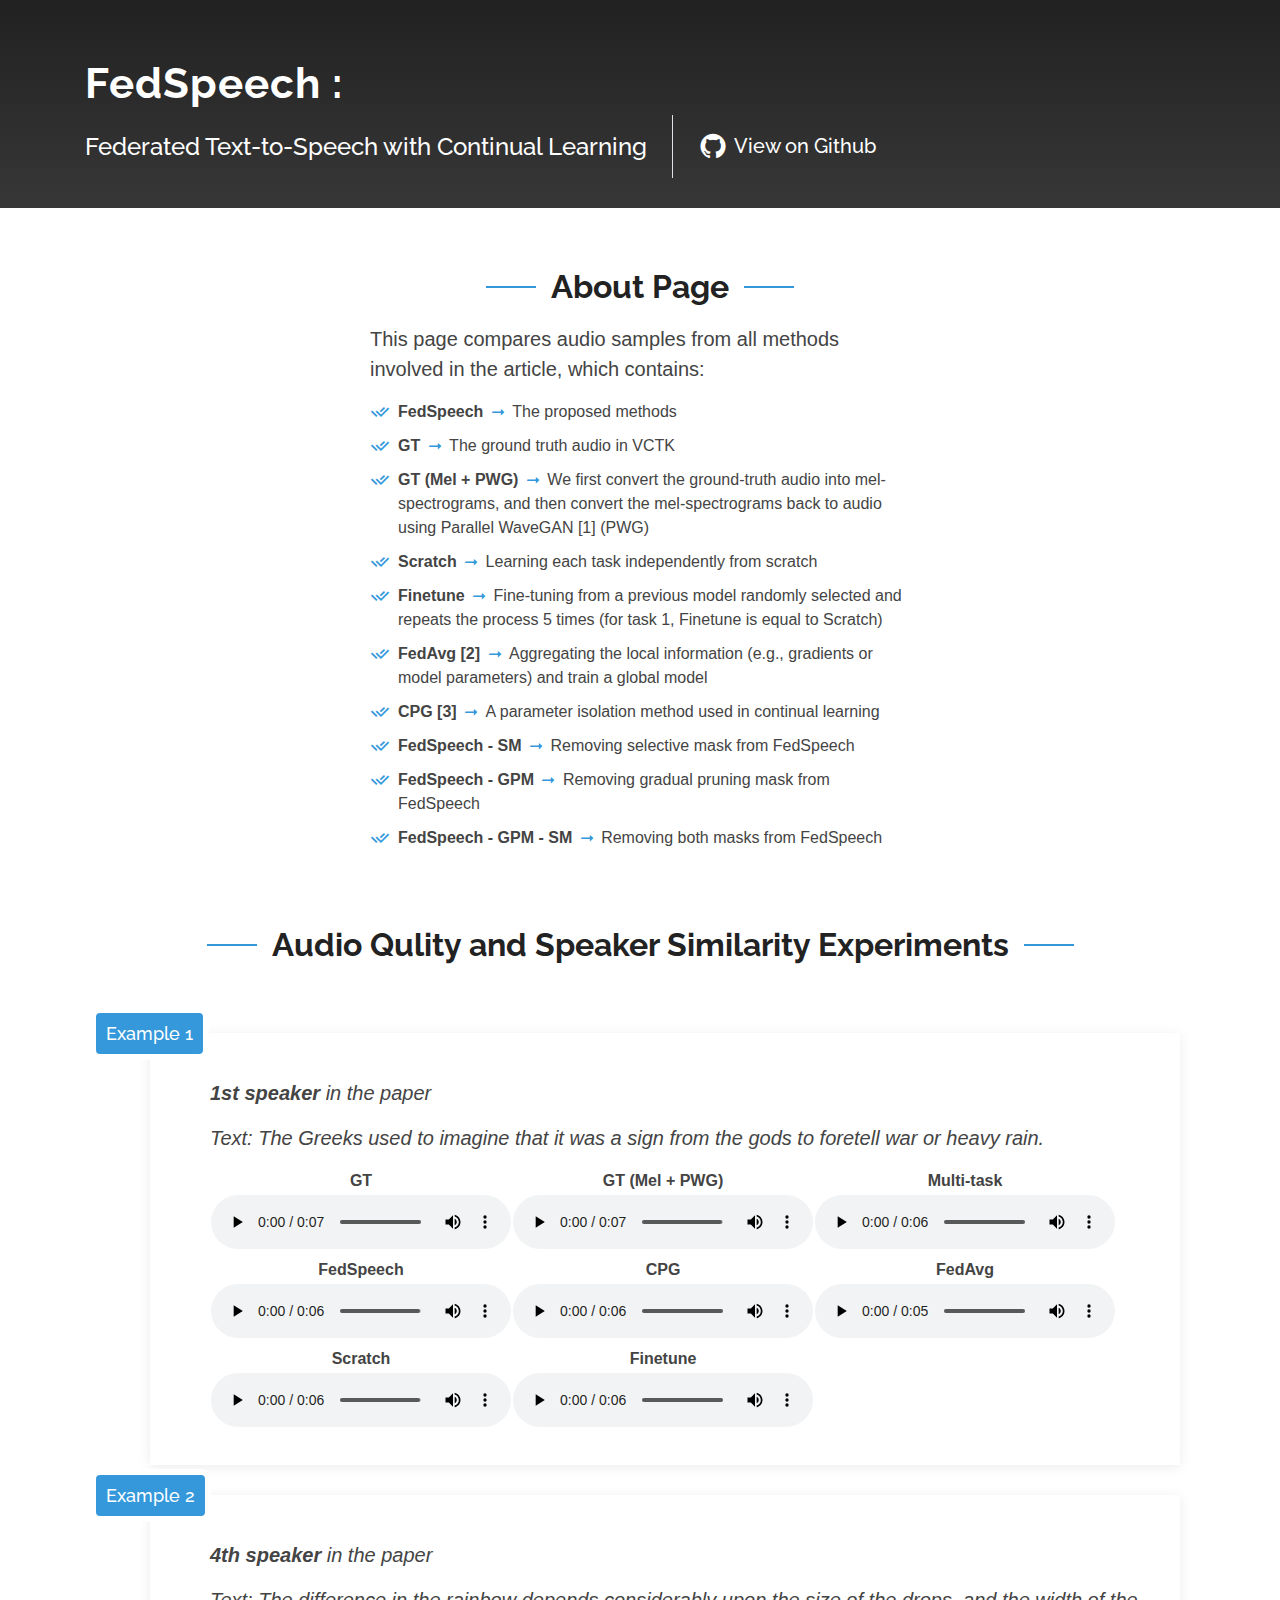
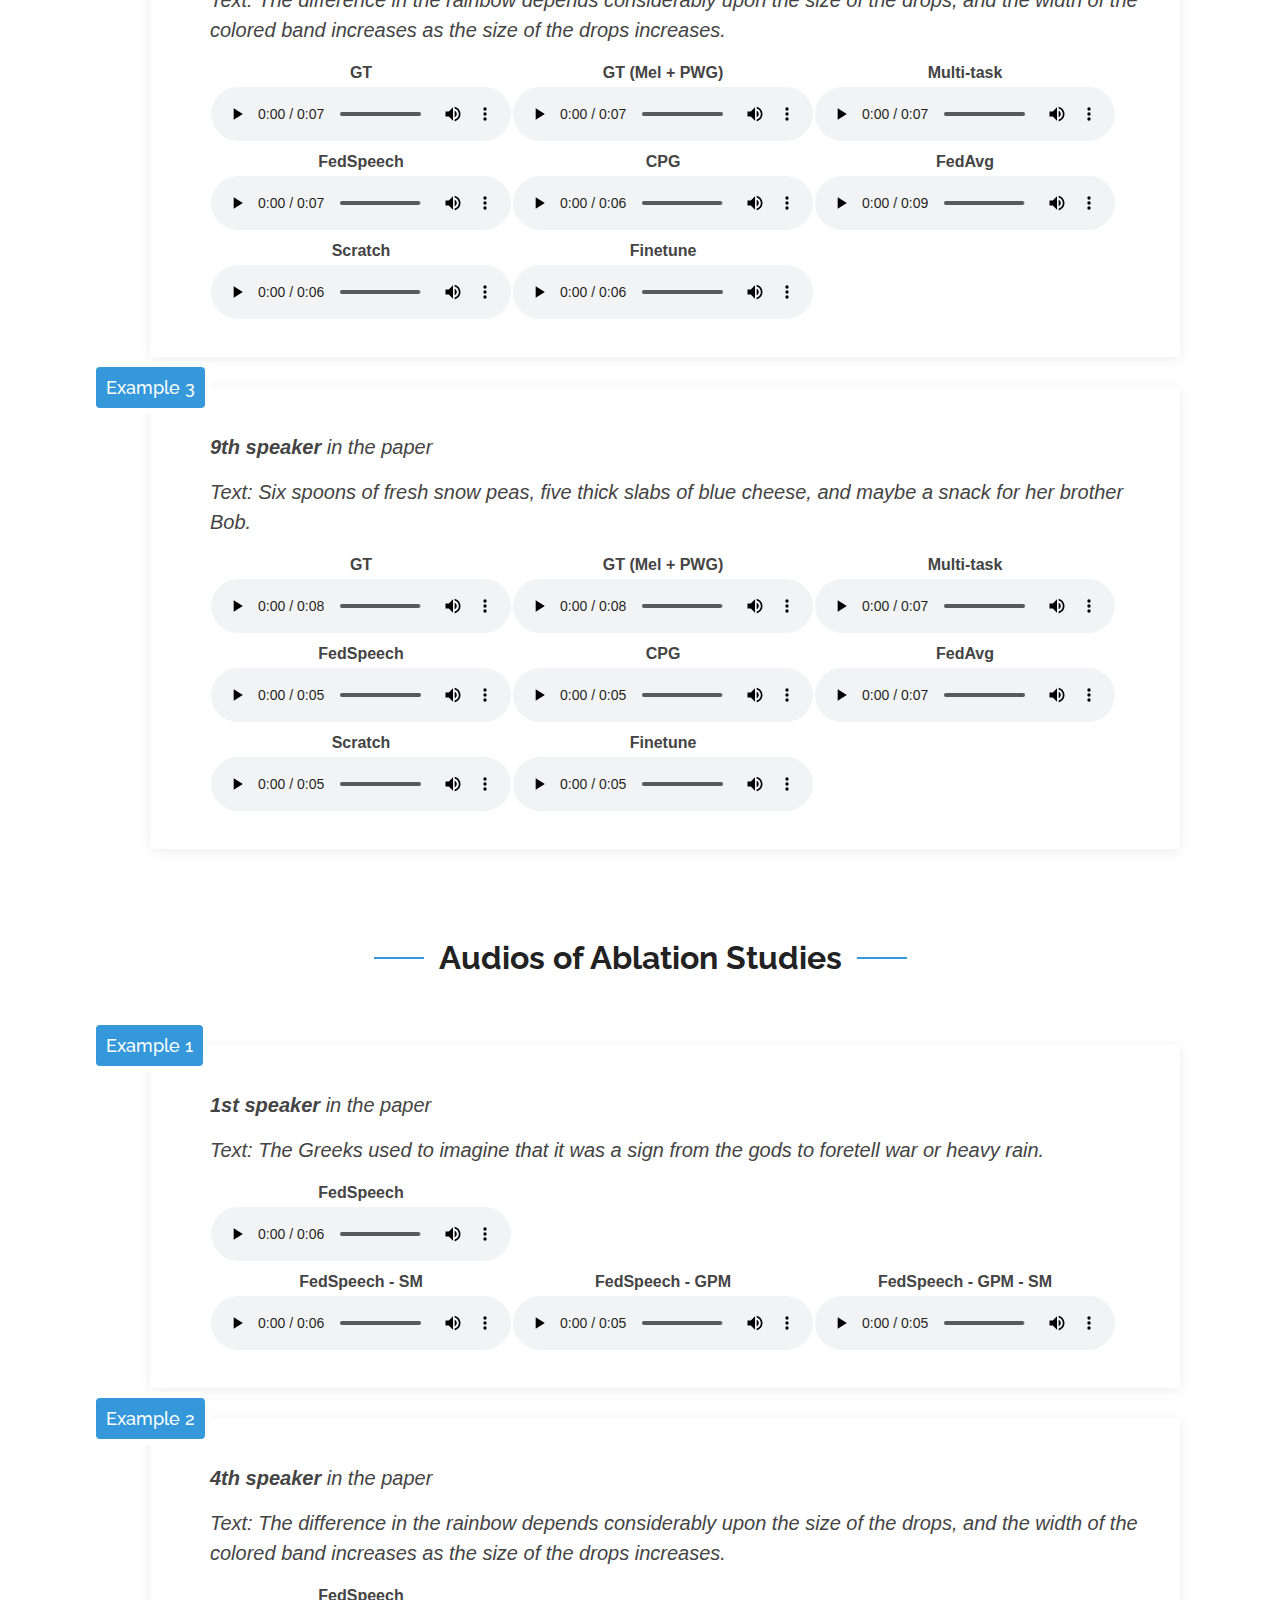
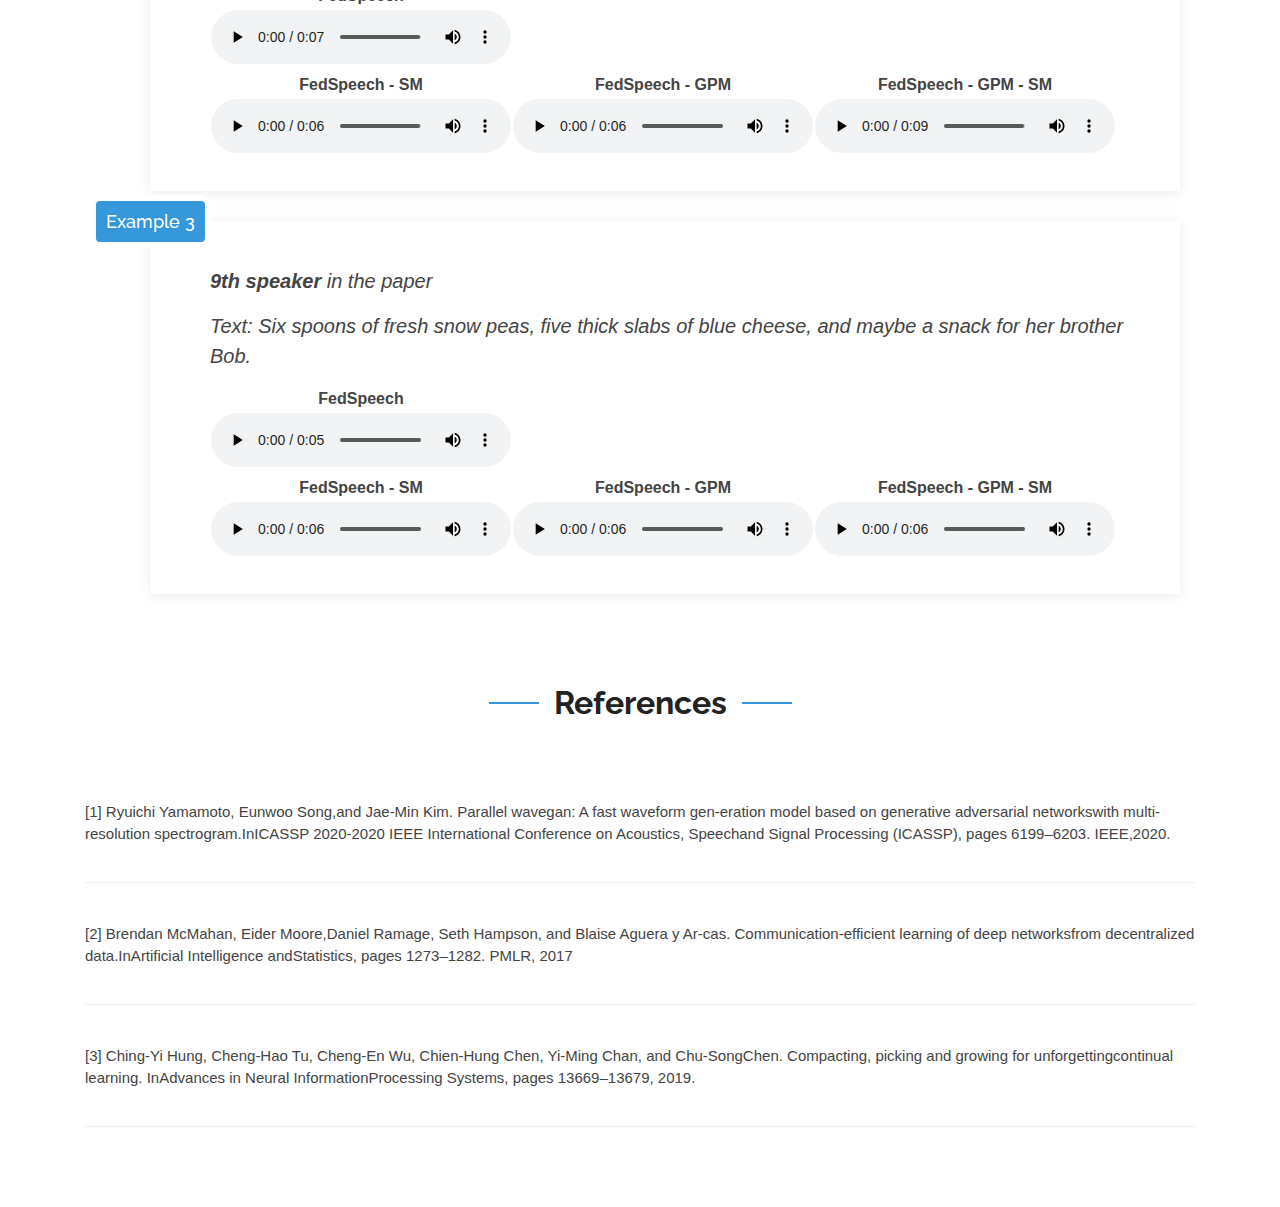
<file: index.html>
<!DOCTYPE html>
<html lang="en">

<head>
  <meta charset="utf-8">
  <meta content="width=device-width, initial-scale=1.0" name="viewport">

  <title>Fastspeech2 CPG experiment result - Index</title>
  <meta content="" name="description">
  <meta content="" name="keywords">

  <!-- Google Fonts -->
  <link href="https://fonts.googleapis.com/css?family=Open+Sans:300,300i,400,400i,600,600i,700,700i|Raleway:300,300i,400,400i,500,500i,600,600i,700,700i|Poppins:300,300i,400,400i,500,500i,600,600i,700,700i" rel="stylesheet">

  <!-- Vendor CSS Files -->
  <link href="assets/vendor/bootstrap/css/bootstrap.min.css" rel="stylesheet">
  <link href="assets/vendor/icofont/icofont.min.css" rel="stylesheet">
  <link href="assets/vendor/remixicon/remixicon.css" rel="stylesheet">
  <link href="assets/vendor/boxicons/css/boxicons.min.css" rel="stylesheet">
  <link href="assets/vendor/owl.carousel/assets/owl.carousel.min.css" rel="stylesheet">
  <link href="assets/vendor/venobox/venobox.css" rel="stylesheet">
  <link href="assets/vendor/aos/aos.css" rel="stylesheet">

  <!-- Template Main CSS File -->
  <link href="assets/css/style.css" rel="stylesheet">
  <link href="assets/css/main.min.css" rel="stylesheet">

</head>

<body style="font-family: 'Lucida Grande', 'Calibri', Helvetica, Arial, sans-serif;">

  <!-- ======= Header ======= -->
  <header id="header" class="d-flex align-items-center" style="background-image: linear-gradient(to top, rgb(55, 55, 55), rgb(33, 33, 33));">
    <div class="container d-flex align-items-center">

      <div class="logo mr-auto" style="margin-top: 30px;">
        <h1 class="text-lg-left">
          <a href="index.html">
            <span style="color: white;font-size: 42px;line-height: 63px;">FedSpeech : </span>
          </a>
        </h1>
        <h4 class="text-lg-left">
          <a>
            <span style="color: white;margin-top: 30px;font-size: 24px;line-height: 63px;">
              Federated Text-to-Speech with Continual Learning
            </span>

            <a class="download_block border-left" style="color: white;" href="https://github.com/Ziyuejiang578/FedSpeech_example">
              <i class="ri-github-fill" style="font-size: 30px;position: absolute;"></i>&emsp;&emsp;View on Github
            </a>

          </a>
        </h4>

      </div>

    </div>
  </header><!-- End Header -->


  <main id="main">

    <!-- ======= About Us Section ======= -->
    <section id="about" class="about" style="padding-bottom: 0;">
      <div class="container" >

        <div class="section-title" style="padding-bottom: 10px;">
          <h2>About Page</h2>
        </div>

        <div class="row content" style="justify-content: center;">
          <div class="col-lg-6">
            <p style="font-size: 20px;">
              This page compares audio samples from all methods involved in the article, which contains:
            </p>
            <ul>
              <li><i class="ri-check-double-line"></i><b> FedSpeech  </b><i class="icofont-long-arrow-right" style="position: relative;"></i>  The proposed methods</li>
              <li><i class="ri-check-double-line"></i><b> GT </b> <i class="icofont-long-arrow-right" style="position: relative;"></i>  The ground truth audio in VCTK</li>
              <li><i class="ri-check-double-line"></i><b> GT (Mel + PWG)  </b><i class="icofont-long-arrow-right" style="position: relative;"></i>  We first convert the ground-truth audio into mel-spectrograms, and then convert the mel-spectrograms back to audio using Parallel WaveGAN [1] (PWG)</li>
              <li><i class="ri-check-double-line"></i><b> Scratch  </b><i class="icofont-long-arrow-right" style="position: relative;"></i>  Learning each task independently from scratch</li>
              <li><i class="ri-check-double-line"></i><b> Finetune  </b><i class="icofont-long-arrow-right" style="position: relative;"></i> Fine-tuning from a previous model randomly selected and repeats the process 5 times (for task 1, Finetune is equal to Scratch)</li>
              <li><i class="ri-check-double-line"></i><b> FedAvg [2]  </b><i class="icofont-long-arrow-right" style="position: relative;"></i>  Aggregating the local information (e.g., gradients or model parameters) and train a global model</li>
              <li><i class="ri-check-double-line"></i><b> CPG [3]  </b><i class="icofont-long-arrow-right" style="position: relative;"></i>  A parameter isolation method used in continual learning</li>
              <li><i class="ri-check-double-line"></i><b> FedSpeech - SM  </b><i class="icofont-long-arrow-right" style="position: relative;"></i>  Removing selective mask from FedSpeech</li>
              <li><i class="ri-check-double-line"></i><b> FedSpeech - GPM  </b><i class="icofont-long-arrow-right" style="position: relative;"></i>  Removing gradual pruning mask from FedSpeech</li>
              <li><i class="ri-check-double-line"></i><b> FedSpeech - GPM - SM   </b><i class="icofont-long-arrow-right" style="position: relative;"></i>  Removing both masks from FedSpeech</li>
            </ul>
          </div>
        </div>

      </div>
    </section><!-- End About Us Section -->


    <!-- ======= Testimonials Section ======= -->
    <section id="testimonials" class="testimonials" style="padding-bottom: 0;">
      <div class="container">

        <div class="section-title">
          <h2>Audio Qulity and Speaker Similarity Experiments</h2>
        </div>

        <!-- Example 1-->
        <div class="testimonial-wrap">
          <div class="testimonial-item">

            <div class="card text-white mb-3 testimonial-img"
                 style="width: auto; left: -60px; top:-26px; background: #3498db;">
              <div class="card-body" style="padding: 10px;">
                <h5 class="card-title" style="margin-bottom: 0px; font-size: 1.1rem;">Example 1</h5>
              </div>
            </div>
            <p style="font-size: 20px;"><b>1st speaker</b> in the paper</p>
            <p style="font-size: 20px;">Text: <em>The Greeks used to imagine that it was a sign from the gods to foretell war or heavy rain.</em></p>
            <table>
              <thead>
              <tr>
                <th style="text-align: center">GT</th>
                <th style="text-align: center">GT (Mel + PWG)</th>
                <th style="text-align: center">Multi-task</th>

              </tr>
              </thead>
              <tbody>
              <tr>
                <td style="text-align: center">
                  <audio controls="controls">
                    <source src="./assets/audio/example1/GT.p228_015.wav" autoplay="">
                  </audio>
                </td>
                <td style="text-align: center">
                  <audio controls="controls">
                    <source src="./assets/audio/example1/GT_mel+PWG.p228_015.wav" autoplay="">
                  </audio>
                </td>
                <td style="text-align: center">
                  <audio controls="controls">
                    <source src="./assets/audio/example1/Multitask.p228_015.wav" autoplay="">
                  </audio>
                </td>
              </tr>
              </tbody>
            </table>

            <table>
              <thead>
              <tr>
                <th style="text-align: center">FedSpeech</th>
                <th style="text-align: center">CPG</th>
                <th style="text-align: center">FedAvg</th>
              </tr>
              </thead>
              <tbody>
              <tr>
                <td style="text-align: center">
                  <audio controls="controls">
                    <source src="./assets/audio/example1/FedSpeech.p228_015.wav" autoplay="">
                  </audio>
                </td>
                <td style="text-align: center">
                  <audio controls="controls">
                    <source src="./assets/audio/example1/CPG.p228_015.wav" autoplay="">
                  </audio>
                </td>
                <td style="text-align: center">
                  <audio controls="controls">
                    <source src="./assets/audio/example1/FedAvg.p228_015.wav" autoplay="">
                  </audio>
                </td>
              </tr>
              </tbody>
            </table>

            <table>
              <thead>
              <tr>
                <th style="text-align: center">Scratch</th>
                <th style="text-align: center">Finetune</th>
              </tr>
              </thead>
              <tbody>
              <tr>
                <td style="text-align: center">
                  <audio controls="controls">
                    <source src="./assets/audio/example1/Scratch.p228_015.wav" autoplay="">
                  </audio>
                </td>
                <td style="text-align: center">
                  <audio controls="controls">
                    <source src="./assets/audio/example1/Finetune.p228_015.wav" autoplay="">
                  </audio>
                </td>
              </tr>
              </tbody>
            </table>

          </div>
        </div>

        <!-- Example 2-->
        <div class="testimonial-wrap">
          <div class="testimonial-item">

            <div class="card text-white mb-3 testimonial-img"
                 style="width: auto; left: -60px; top:-26px; background: #3498db;">
              <div class="card-body" style="padding: 10px;">
                <h5 class="card-title" style="margin-bottom: 0px; font-size: 1.1rem;">Example 2</h5>
              </div>
            </div>
            <p style="font-size: 20px;"><b>4th speaker</b> in the paper</p>
            <p style="font-size: 20px;">Text: <em>The difference in the rainbow depends considerably upon the size of the drops, and the width of the colored band increases as the size of the drops increases.</em></p>
            <table>
              <thead>
              <tr>
                <th style="text-align: center">GT</th>
                <th style="text-align: center">GT (Mel + PWG)</th>
                <th style="text-align: center">Multi-task</th>
              </tr>
              </thead>
              <tbody>
              <tr>
                <td style="text-align: center">
                  <audio controls="controls">
                    <source src="./assets/audio/example2/GT.p231_021.wav" autoplay="">
                  </audio>
                </td>
                <td style="text-align: center">
                  <audio controls="controls">
                    <source src="./assets/audio/example2/GT_mel+PWG.p231_021.wav" autoplay="">
                  </audio>
                </td>
                <td style="text-align: center">
                  <audio controls="controls">
                    <source src="./assets/audio/example2/Multitask.p231_021.wav" autoplay="">
                  </audio>
                </td>
              </tr>
              </tbody>
            </table>

            <table>
              <thead>
              <tr>
                <th style="text-align: center">FedSpeech</th>
                <th style="text-align: center">CPG</th>
                <th style="text-align: center">FedAvg</th>
              </tr>
              </thead>
              <tbody>
              <tr>
                <td style="text-align: center">
                  <audio controls="controls">
                    <source src="./assets/audio/example2/FedSpeech.p231_021.wav" autoplay="">
                  </audio>
                </td>
                <td style="text-align: center">
                  <audio controls="controls">
                    <source src="./assets/audio/example2/CPG.p231_021.wav" autoplay="">
                  </audio>
                </td>
                <td style="text-align: center">
                  <audio controls="controls">
                    <source src="./assets/audio/example2/FedAvg.p231_021.wav" autoplay="">
                  </audio>
                </td>
              </tr>
              </tbody>
            </table>

            <table>
              <thead>
              <tr>
                <th style="text-align: center">Scratch</th>
                <th style="text-align: center">Finetune</th>
              </tr>
              </thead>
              <tbody>
              <tr>
                <td style="text-align: center">
                  <audio controls="controls">
                    <source src="./assets/audio/example2/Scratch.p231_021.wav" autoplay="">
                  </audio>
                </td>
                <td style="text-align: center">
                  <audio controls="controls">
                    <source src="./assets/audio/example2/Finetune.p231_021.wav" autoplay="">
                  </audio>
                </td>
              </tr>
              </tbody>
            </table>

          </div>
        </div>

        <!-- Example 3-->
        <div class="testimonial-wrap">
          <div class="testimonial-item">

            <div class="card text-white mb-3 testimonial-img"
                 style="width: auto; left: -60px; top:-26px; background: #3498db;">
              <div class="card-body" style="padding: 10px;">
                <h5 class="card-title" style="margin-bottom: 0px; font-size: 1.1rem;">Example 3</h5>
              </div>
            </div>

            <p style="font-size: 20px;"><b>9th speaker</b> in the paper</p>
            <p style="font-size: 20px;">Text: <em>Six spoons of fresh snow peas, five thick slabs of blue cheese, and maybe a snack for her brother Bob.</em></p>
            <table>
              <thead>
              <tr>
                <th style="text-align: center">GT</th>
                <th style="text-align: center">GT (Mel + PWG)</th>
                <th style="text-align: center">Multi-task</th>
              </tr>
              </thead>
              <tbody>
              <tr>
                <td style="text-align: center">
                  <audio controls="controls">
                    <source src="./assets/audio/example3/GT.p237_003.wav" autoplay="">
                  </audio>
                </td>
                <td style="text-align: center">
                  <audio controls="controls">
                    <source src="./assets/audio/example3/GT_mel+PWG.p237_003.wav" autoplay="">
                  </audio>
                </td>
                <td style="text-align: center">
                  <audio controls="controls">
                    <source src="./assets/audio/example3/Multitask.p237_003.wav" autoplay="">
                  </audio>
                </td>
              </tr>
              </tbody>
            </table>

            <table>
              <thead>
              <tr>
                <th style="text-align: center">FedSpeech</th>
                <th style="text-align: center">CPG</th>
                <th style="text-align: center">FedAvg</th>
              </tr>
              </thead>
              <tbody>
              <tr>
                <td style="text-align: center">
                  <audio controls="controls">
                    <source src="./assets/audio/example3/FedSpeech.p237_003.wav" autoplay="">
                  </audio>
                </td>
                <td style="text-align: center">
                  <audio controls="controls">
                    <source src="./assets/audio/example3/CPG.p237_003.wav" autoplay="">
                  </audio>
                </td>
                <td style="text-align: center">
                  <audio controls="controls">
                    <source src="./assets/audio/example3/FedAvg.p237_003.wav" autoplay="">
                  </audio>
                </td>
              </tr>
              </tbody>
            </table>

            <table>
              <thead>
              <tr>
                <th style="text-align: center">Scratch</th>
                <th style="text-align: center">Finetune</th>
              </tr>
              </thead>
              <tbody>
              <tr>
                <td style="text-align: center">
                  <audio controls="controls">
                    <source src="./assets/audio/example3/Scratch.p237_003.wav" autoplay="">
                  </audio>
                </td>
                <td style="text-align: center">
                  <audio controls="controls">
                    <source src="./assets/audio/example3/Finetune.p237_003.wav" autoplay="">
                  </audio>
                </td>
              </tr>
              </tbody>
            </table>

          </div>
        </div>

        </div>

    </section><!-- End Testimonials Section -->


    <section id="testimonials" class="testimonials" style="padding-bottom: 0;">
      <div class="container">

        <div class="section-title">
          <h2>Audios of Ablation Studies</h2>
        </div>

        <!-- Example 1-->
        <div class="testimonial-wrap">
          <div class="testimonial-item">

            <div class="card text-white mb-3 testimonial-img"
                 style="width: auto; left: -60px; top:-26px; background: #3498db;">
              <div class="card-body" style="padding: 10px;">
                <h5 class="card-title" style="margin-bottom: 0px; font-size: 1.1rem;">Example 1</h5>
              </div>
            </div>
            <p style="font-size: 20px;"><b>1st speaker</b> in the paper</p>
            <p style="font-size: 20px;">Text: <em>The Greeks used to imagine that it was a sign from the gods to foretell war or heavy rain.</em></p>

            <table>
              <thead>
              <tr>
                <th style="text-align: center">FedSpeech</th>
              </tr>
              </thead>
              <tbody>
              <tr>
                <td style="text-align: center">
                  <audio controls="controls">
                    <source src="./assets/audio/example1/FedSpeech.p228_015.wav" autoplay="">
                  </audio>
                </td>
              </tr>
              </tbody>
            </table>

            <table>
              <thead>
              <tr>
                <th style="text-align: center">FedSpeech - SM</th>
                <th style="text-align: center">FedSpeech - GPM</th>
                <th style="text-align: center">FedSpeech - GPM - SM</th>
              </tr>
              </thead>
              <tbody>
              <tr>
                <td style="text-align: center">
                  <audio controls="controls">
                    <source src="./assets/audio/example1/FedSpeech-SM.p228_015.wav" autoplay="">
                  </audio>
                </td>
                <td style="text-align: center">
                  <audio controls="controls">
                    <source src="./assets/audio/example1/FedSpeech-GPM.p228_015.wav" autoplay="">
                  </audio>
                </td>
                <td style="text-align: center">
                  <audio controls="controls">
                    <source src="./assets/audio/example1/FedSpeech-GPM-SM.p228_015.wav" autoplay="">
                  </audio>
                </td>
              </tr>
              </tbody>
            </table>

          </div>
        </div>

        <!-- Example 2-->
        <div class="testimonial-wrap">
          <div class="testimonial-item">

            <div class="card text-white mb-3 testimonial-img"
                 style="width: auto; left: -60px; top:-26px; background: #3498db;">
              <div class="card-body" style="padding: 10px;">
                <h5 class="card-title" style="margin-bottom: 0px; font-size: 1.1rem;">Example 2</h5>
              </div>
            </div>
            <p style="font-size: 20px;"><b>4th speaker</b> in the paper</p>
            <p style="font-size: 20px;">Text: <em>The difference in the rainbow depends considerably upon the size of the drops, and the width of the colored band increases as the size of the drops increases.</em></p>
            <table>
              <thead>
              <tr>
                <th style="text-align: center">FedSpeech</th>
              </tr>
              </thead>
              <tbody>
              <tr>
                <td style="text-align: center">
                  <audio controls="controls">
                    <source src="./assets/audio/example2/FedSpeech.p231_021.wav" autoplay="">
                  </audio>
                </td>
              </tr>
              </tbody>
            </table>

            <table>
              <thead>
              <tr>
                <th style="text-align: center">FedSpeech - SM</th>
                <th style="text-align: center">FedSpeech - GPM</th>
                <th style="text-align: center">FedSpeech - GPM - SM</th>
              </tr>
              </thead>
              <tbody>
              <tr>
                <td style="text-align: center">
                  <audio controls="controls">
                    <source src="./assets/audio/example2/FedSpeech-SM.p231_021.wav" autoplay="">
                  </audio>
                </td>
                <td style="text-align: center">
                  <audio controls="controls">
                    <source src="./assets/audio/example2/FedSpeech-GPM.p231_021.wav" autoplay="">
                  </audio>
                </td>
                <td style="text-align: center">
                  <audio controls="controls">
                    <source src="./assets/audio/example2/FedSpeech-GPM-SM.p231_021.wav" autoplay="">
                  </audio>
                </td>
              </tr>
              </tbody>
            </table>

          </div>
        </div>

        <!-- Example 3-->
        <div class="testimonial-wrap">
          <div class="testimonial-item">

            <div class="card text-white mb-3 testimonial-img"
                 style="width: auto; left: -60px; top:-26px; background: #3498db;">
              <div class="card-body" style="padding: 10px;">
                <h5 class="card-title" style="margin-bottom: 0px; font-size: 1.1rem;">Example 3</h5>
              </div>
            </div>
            <p style="font-size: 20px;"><b>9th speaker</b> in the paper</p>
            <p style="font-size: 20px;">Text: <em>Six spoons of fresh snow peas, five thick slabs of blue cheese, and maybe a snack for her brother Bob.</em></p>
            <table>
              <thead>
              <tr>
                <th style="text-align: center">FedSpeech</th>
              </tr>
              </thead>
              <tbody>
              <tr>
                <td style="text-align: center">
                  <audio controls="controls">
                    <source src="./assets/audio/example3/FedSpeech.p237_003.wav" autoplay="">
                  </audio>
                </td>
              </tr>
              </tbody>
            </table>

            <table>
              <thead>
              <tr>
                <th style="text-align: center">FedSpeech - SM</th>
                <th style="text-align: center">FedSpeech - GPM</th>
                <th style="text-align: center">FedSpeech - GPM - SM</th>
              </tr>
              </thead>
              <tbody>
              <tr>
                <td style="text-align: center">
                  <audio controls="controls">
                    <source src="./assets/audio/example3/FedSpeech-SM.p237_003.wav" autoplay="">
                  </audio>
                </td>
                <td style="text-align: center">
                  <audio controls="controls">
                    <source src="./assets/audio/example3/FedSpeech-GPM.p237_003.wav" autoplay="">
                  </audio>
                </td>
                <td style="text-align: center">
                  <audio controls="controls">
                    <source src="./assets/audio/example3/FedSpeech-GPM-SM.p237_003.wav" autoplay="">
                  </audio>
                </td>
              </tr>
              </tbody>
            </table>

          </div>
        </div>

      </div>

    </section><!-- End Testimonials Section -->


    <!-- ======= F.A.Q Section ======= -->
    <section id="faq" class="faq">
      <div class="container">

        <div class="section-title">
          <h2>References</h2>
        </div>

        <div class="row faq-item d-flex align-items-stretch">

            <p class="">
              [1] Ryuichi Yamamoto, Eunwoo Song,and Jae-Min Kim. Parallel wavegan: A fast waveform gen-eration  model  based  on  generative  adversarial  networkswith  multi-resolution  spectrogram.InICASSP  2020-2020 IEEE International Conference on Acoustics, Speechand Signal Processing (ICASSP), pages 6199–6203. IEEE,2020.
            </p>

        </div><!-- End F.A.Q Item-->

        <div class="row faq-item d-flex align-items-stretch">

          <p class="">
            [2] Brendan  McMahan,  Eider  Moore,Daniel Ramage, Seth Hampson, and Blaise Aguera y Ar-cas.   Communication-efficient learning of deep networksfrom  decentralized  data.InArtificial  Intelligence  andStatistics, pages 1273–1282. PMLR, 2017
          </p>

        </div><!-- End F.A.Q Item-->

        <div class="row faq-item d-flex align-items-stretch">

          <p class="">
            [3] Ching-Yi Hung, Cheng-Hao Tu, Cheng-En Wu, Chien-Hung Chen, Yi-Ming Chan, and Chu-SongChen.  Compacting, picking and growing for unforgettingcontinual  learning.    InAdvances  in  Neural  InformationProcessing Systems, pages 13669–13679, 2019.
          </p>

        </div><!-- End F.A.Q Item-->


      </div>
    </section><!-- End F.A.Q Section -->

  </main><!-- End #main -->

  <a href="#" class="back-to-top"><i class="icofont-simple-up"></i></a>

  <!-- Vendor JS Files -->
  <script src="assets/vendor/jquery/jquery.min.js"></script>
  <script src="assets/vendor/bootstrap/js/bootstrap.bundle.min.js"></script>
  <script src="assets/vendor/jquery.easing/jquery.easing.min.js"></script>
  <script src="assets/vendor/php-email-form/validate.js"></script>
  <script src="assets/vendor/waypoints/jquery.waypoints.min.js"></script>
  <script src="assets/vendor/counterup/counterup.min.js"></script>
  <script src="assets/vendor/owl.carousel/owl.carousel.min.js"></script>
  <script src="assets/vendor/isotope-layout/isotope.pkgd.min.js"></script>
  <script src="assets/vendor/venobox/venobox.min.js"></script>
  <script src="assets/vendor/aos/aos.js"></script>

  <!-- Template Main JS File -->
  <script src="assets/js/main.js"></script>

</body>

</html>
</file>
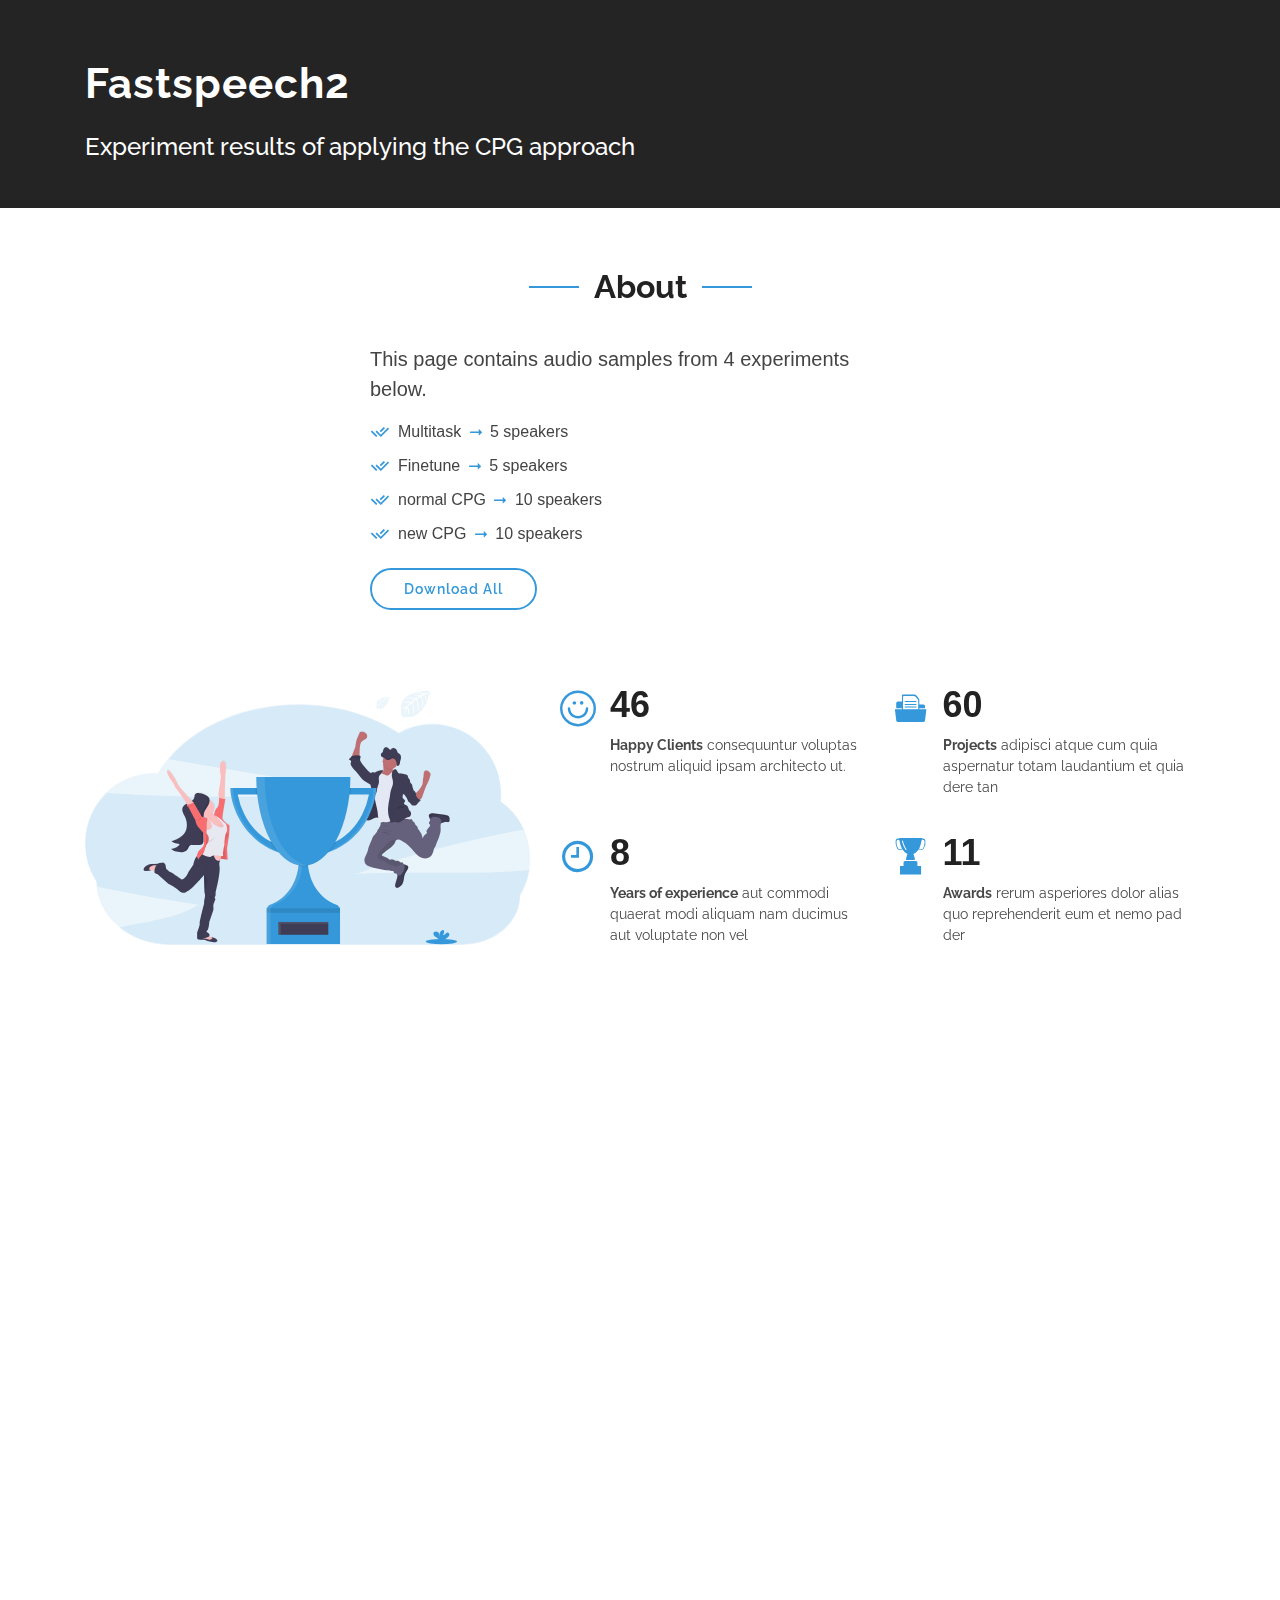
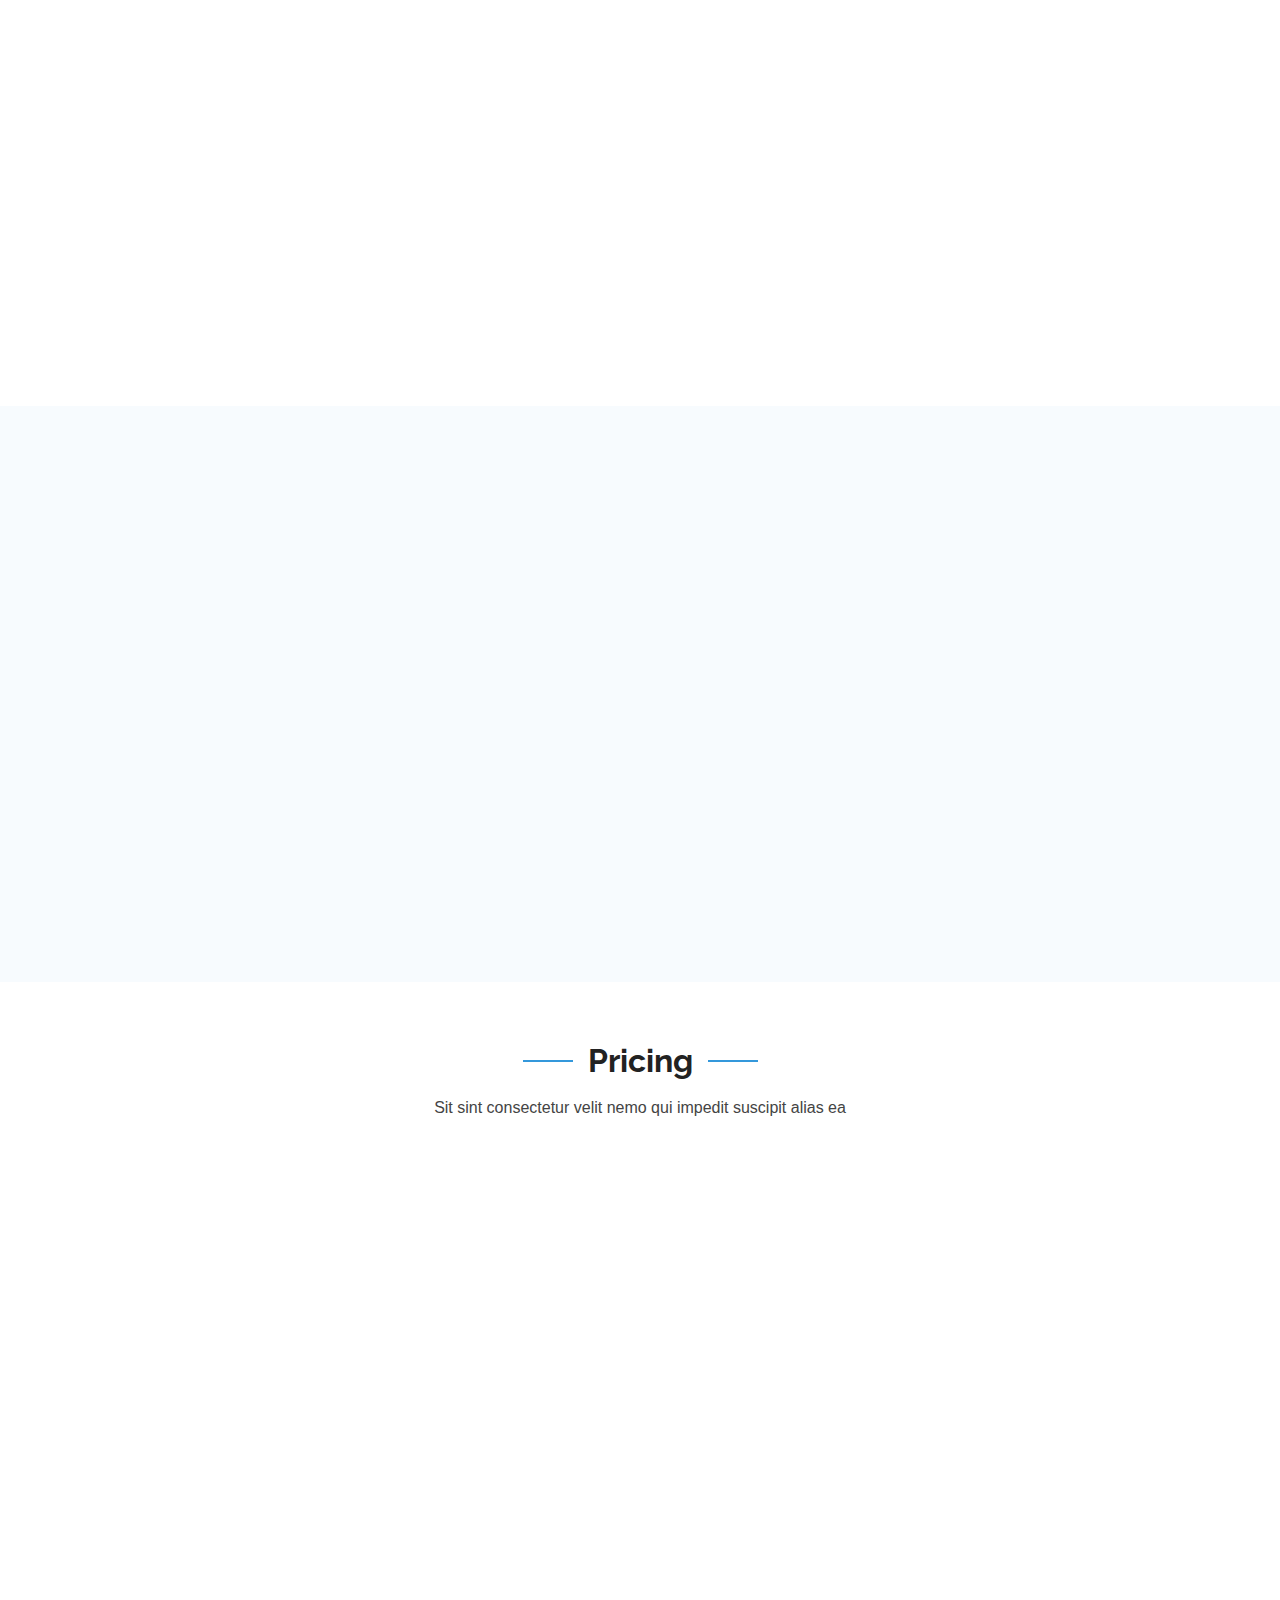
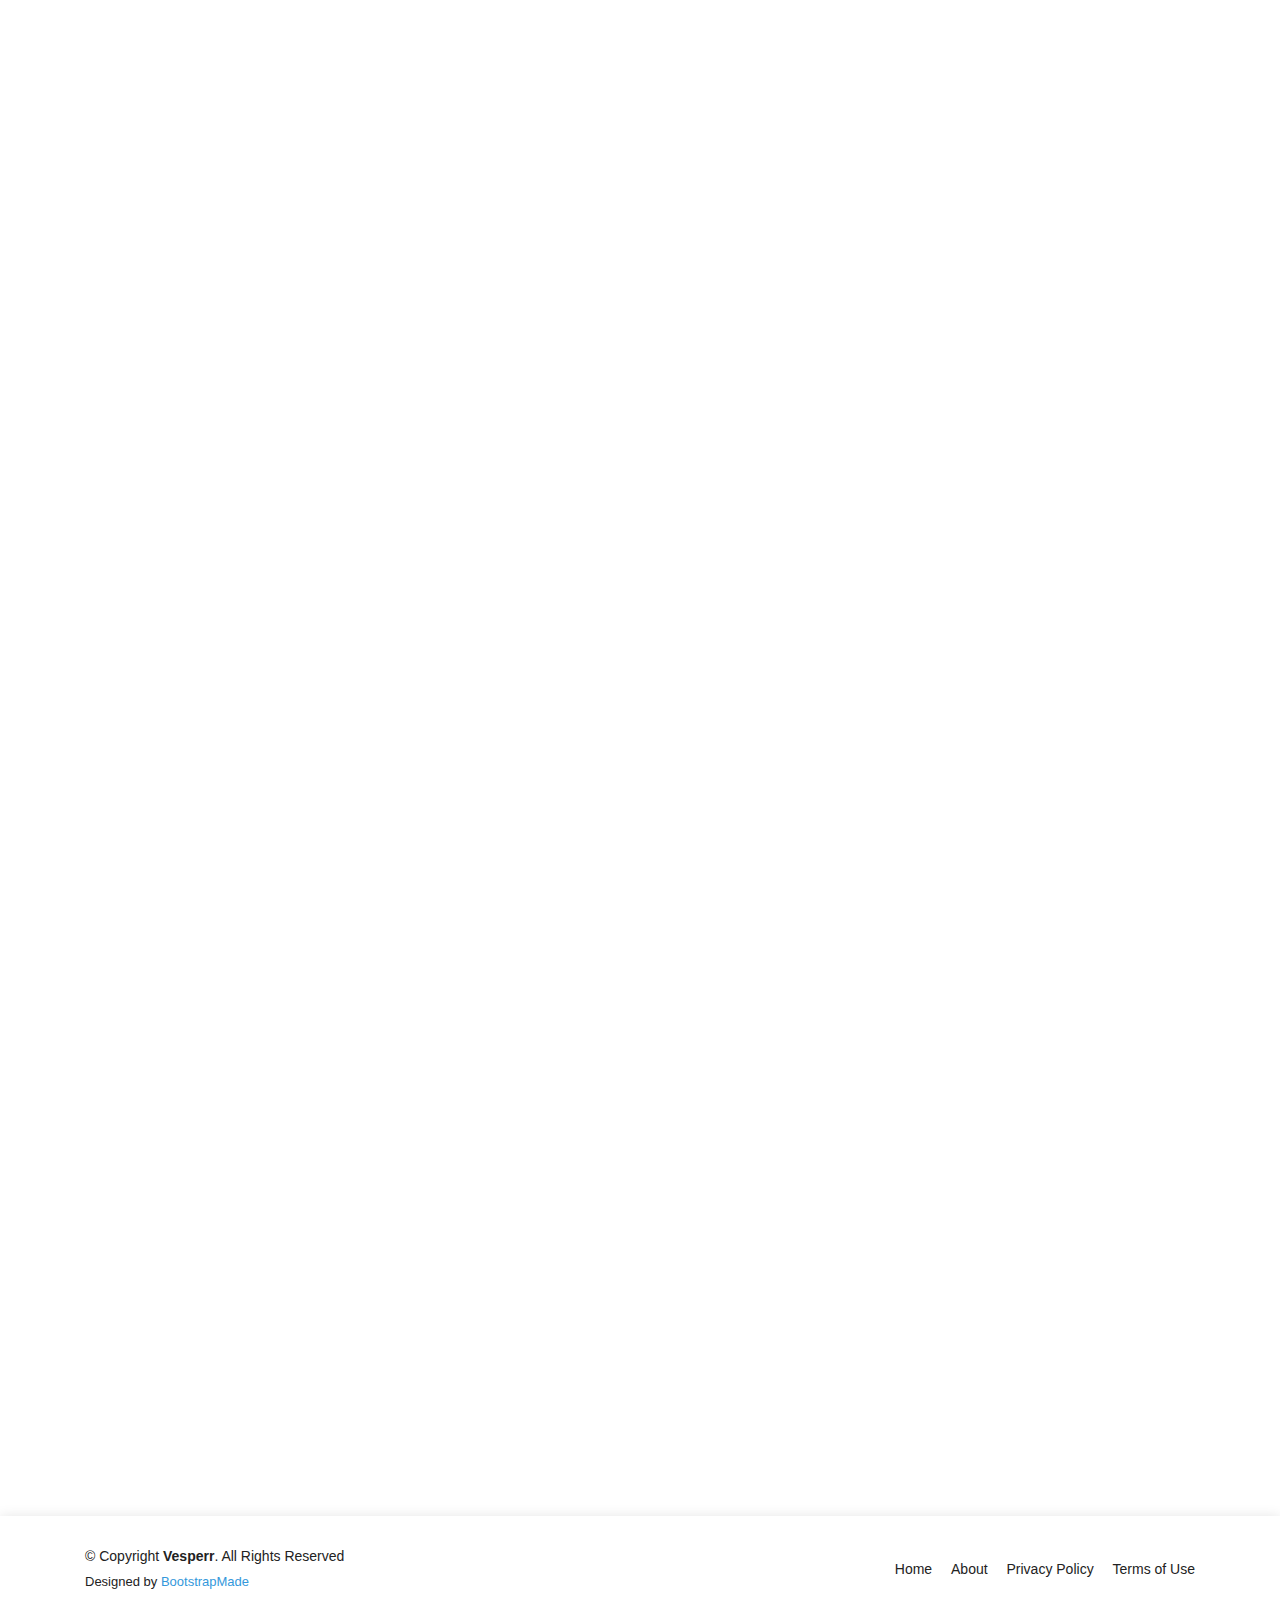
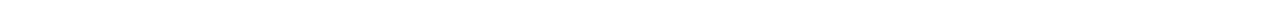
<file: index_copy.html>
<!DOCTYPE html>
<html lang="en">

<head>
  <meta charset="utf-8">
  <meta content="width=device-width, initial-scale=1.0" name="viewport">

  <title>Fastspeech2 CPG experiment result - Index</title>
  <meta content="" name="description">
  <meta content="" name="keywords">

  <!-- Favicons -->
  <link href="assets/img/favicon.png" rel="icon">
  <link href="assets/img/apple-touch-icon.png" rel="apple-touch-icon">

  <!-- Google Fonts -->
  <link href="https://fonts.googleapis.com/css?family=Open+Sans:300,300i,400,400i,600,600i,700,700i|Raleway:300,300i,400,400i,500,500i,600,600i,700,700i|Poppins:300,300i,400,400i,500,500i,600,600i,700,700i" rel="stylesheet">

  <!-- Vendor CSS Files -->
  <link href="assets/vendor/bootstrap/css/bootstrap.min.css" rel="stylesheet">
  <link href="assets/vendor/icofont/icofont.min.css" rel="stylesheet">
  <link href="assets/vendor/remixicon/remixicon.css" rel="stylesheet">
  <link href="assets/vendor/boxicons/css/boxicons.min.css" rel="stylesheet">
  <link href="assets/vendor/owl.carousel/assets/owl.carousel.min.css" rel="stylesheet">
  <link href="assets/vendor/venobox/venobox.css" rel="stylesheet">
  <link href="assets/vendor/aos/aos.css" rel="stylesheet">

  <!-- Template Main CSS File -->
  <link href="assets/css/style.css" rel="stylesheet">

  <!-- =======================================================
  * Template Name: Vesperr - v2.2.1
  * Template URL: https://bootstrapmade.com/vesperr-free-bootstrap-template/
  * Author: BootstrapMade.com
  * License: https://bootstrapmade.com/license/
  ======================================================== -->
</head>

<body style="font-family: 'Lucida Grande', 'Calibri', Helvetica, Arial, sans-serif;">

  <!-- ======= Header ======= -->
  <header id="header" class="d-flex align-items-center" style="background-color: #242424;">
    <div class="container d-flex align-items-center">

      <div class="logo mr-auto" style="margin-top: 30px;">
        <h1 class="text-lg-left">
          <a href="index.html">
            <span style="color: white;font-size: 42px;line-height: 63px;">Fastspeech2</span>
          </a>
        </h1>
        <h4 class="text-lg-left">
          <a href="index.html">
            <span style="color: white;margin-top: 30px;font-size: 24px;line-height: 63px;">
              Experiment results of applying the CPG approach
            </span>
          </a>
        </h4>
        <!-- Uncomment below if you prefer to use an image logo -->
        <!-- <a href="index.html"><img src="assets/img/logo.png" alt="" class="img-fluid"></a>-->
      </div>

      <!--<nav class="nav-menu d-none d-lg-block">-->
        <!--<ul>-->
          <!--<li class="active"><a href="#index.html">Home</a></li>-->
          <!--<li><a href="#about">About</a></li>-->
          <!--<li><a href="#services">Services</a></li>-->
          <!--<li><a href="#portfolio">Portfolio</a></li>-->
          <!--<li><a href="#team">Team</a></li>-->
          <!--<li><a href="#pricing">Pricing</a></li>-->
          <!--<li class="drop-down"><a href="">Drop Down</a>-->
            <!--<ul>-->
              <!--<li><a href="#">Drop Down 1</a></li>-->
              <!--<li class="drop-down"><a href="#">Drop Down 2</a>-->
                <!--<ul>-->
                  <!--<li><a href="#">Deep Drop Down 1</a></li>-->
                  <!--<li><a href="#">Deep Drop Down 2</a></li>-->
                  <!--<li><a href="#">Deep Drop Down 3</a></li>-->
                  <!--<li><a href="#">Deep Drop Down 4</a></li>-->
                  <!--<li><a href="#">Deep Drop Down 5</a></li>-->
                <!--</ul>-->
              <!--</li>-->
              <!--<li><a href="#">Drop Down 3</a></li>-->
              <!--<li><a href="#">Drop Down 4</a></li>-->
              <!--<li><a href="#">Drop Down 5</a></li>-->
            <!--</ul>-->
          <!--</li>-->
          <!--<li><a href="#contact">Contact</a></li>-->

          <!--<li class="get-started"><a href="#about">Get Started</a></li>-->
        <!--</ul>-->
      <!--</nav>&lt;!&ndash; .nav-menu &ndash;&gt;-->

    </div>
  </header><!-- End Header -->


  <main id="main">

    <!-- ======= About Us Section ======= -->
    <section id="about" class="about">
      <div class="container" >

        <div class="section-title" data-aos="fade-up">
          <h2>About</h2>
        </div>

        <div class="row content" style="justify-content: center;">
          <div class="col-lg-6" data-aos="fade-up" data-aos-delay="150" >
            <p style="font-size: 20px;">
              This page contains audio samples from 4 experiments below.
            </p>
            <ul>
              <li><i class="ri-check-double-line"></i> Multitask  <i class="icofont-long-arrow-right" style="position: relative;"></i>  5 speakers</li>
              <li><i class="ri-check-double-line"></i> Finetune  <i class="icofont-long-arrow-right" style="position: relative;"></i>  5 speakers</li>
              <li><i class="ri-check-double-line"></i> normal CPG  <i class="icofont-long-arrow-right" style="position: relative;"></i>  10 speakers</li>
              <li><i class="ri-check-double-line"></i> new CPG  <i class="icofont-long-arrow-right" style="position: relative;"></i>  10 speakers</li>
            </ul>
            <a href="#" class="btn-learn-more">Download All</a>
          </div>
        </div>

      </div>
    </section><!-- End About Us Section -->

    <!-- ======= Counts Section ======= -->
    <section id="counts" class="counts">
      <div class="container">

        <div class="row">
          <div class="image col-xl-5 d-flex align-items-stretch justify-content-center justify-content-xl-start" data-aos="fade-right" data-aos-delay="150">
            <img src="assets/img/counts-img.svg" alt="" class="img-fluid">
          </div>

          <div class="col-xl-7 d-flex align-items-stretch pt-4 pt-xl-0" data-aos="fade-left" data-aos-delay="300">
            <div class="content d-flex flex-column justify-content-center">
              <div class="row">
                <div class="col-md-6 d-md-flex align-items-md-stretch">
                  <div class="count-box">
                    <i class="icofont-simple-smile"></i>
                    <span data-toggle="counter-up">65</span>
                    <p><strong>Happy Clients</strong> consequuntur voluptas nostrum aliquid ipsam architecto ut.</p>
                  </div>
                </div>

                <div class="col-md-6 d-md-flex align-items-md-stretch">
                  <div class="count-box">
                    <i class="icofont-document-folder"></i>
                    <span data-toggle="counter-up">85</span>
                    <p><strong>Projects</strong> adipisci atque cum quia aspernatur totam laudantium et quia dere tan</p>
                  </div>
                </div>

                <div class="col-md-6 d-md-flex align-items-md-stretch">
                  <div class="count-box">
                    <i class="icofont-clock-time"></i>
                    <span data-toggle="counter-up">12</span>
                    <p><strong>Years of experience</strong> aut commodi quaerat modi aliquam nam ducimus aut voluptate non vel</p>
                  </div>
                </div>

                <div class="col-md-6 d-md-flex align-items-md-stretch">
                  <div class="count-box">
                    <i class="icofont-award"></i>
                    <span data-toggle="counter-up">15</span>
                    <p><strong>Awards</strong> rerum asperiores dolor alias quo reprehenderit eum et nemo pad der</p>
                  </div>
                </div>
              </div>
            </div><!-- End .content-->
          </div>
        </div>

      </div>
    </section><!-- End Counts Section -->

    <!-- ======= Services Section ======= -->
    <section id="services" class="services">
      <div class="container">

        <div class="section-title" data-aos="fade-up">
          <h2>Services</h2>
          <p>Magnam dolores commodi suscipit eius consequatur ex aliquid fug</p>
        </div>

        <div class="row">
          <div class="col-md-6 col-lg-3 d-flex align-items-stretch mb-5 mb-lg-0">
            <div class="icon-box" data-aos="fade-up" data-aos-delay="100">
              <div class="icon"><i class="bx bxl-dribbble"></i></div>
              <h4 class="title"><a href="">Lorem Ipsum</a></h4>
              <p class="description">Voluptatum deleniti atque corrupti quos dolores et quas molestias excepturi</p>
            </div>
          </div>

          <div class="col-md-6 col-lg-3 d-flex align-items-stretch mb-5 mb-lg-0">
            <div class="icon-box" data-aos="fade-up" data-aos-delay="200">
              <div class="icon"><i class="bx bx-file"></i></div>
              <h4 class="title"><a href="">Sed ut perspiciatis</a></h4>
              <p class="description">Duis aute irure dolor in reprehenderit in voluptate velit esse cillum dolore</p>
            </div>
          </div>

          <div class="col-md-6 col-lg-3 d-flex align-items-stretch mb-5 mb-lg-0">
            <div class="icon-box" data-aos="fade-up" data-aos-delay="300">
              <div class="icon"><i class="bx bx-tachometer"></i></div>
              <h4 class="title"><a href="">Magni Dolores</a></h4>
              <p class="description">Excepteur sint occaecat cupidatat non proident, sunt in culpa qui officia</p>
            </div>
          </div>

          <div class="col-md-6 col-lg-3 d-flex align-items-stretch mb-5 mb-lg-0">
            <div class="icon-box" data-aos="fade-up" data-aos-delay="400">
              <div class="icon"><i class="bx bx-world"></i></div>
              <h4 class="title"><a href="">Nemo Enim</a></h4>
              <p class="description">At vero eos et accusamus et iusto odio dignissimos ducimus qui blanditiis</p>
            </div>
          </div>

        </div>

      </div>
    </section><!-- End Services Section -->


    <!-- ======= Features Section ======= -->
    <section id="features" class="features">
      <div class="container">

        <div class="section-title" data-aos="fade-up">
          <h2>Features</h2>
          <p>Necessitatibus eius consequatur ex aliquid fuga eum quidem</p>
        </div>

        <div class="row" data-aos="fade-up" data-aos-delay="300">
          <div class="col-lg-3 col-md-4">
            <div class="icon-box">
              <i class="ri-store-line" style="color: #ffbb2c;"></i>
              <h3><a href="">Lorem Ipsum</a></h3>
            </div>
          </div>
          <div class="col-lg-3 col-md-4 mt-4 mt-md-0">
            <div class="icon-box">
              <i class="ri-bar-chart-box-line" style="color: #5578ff;"></i>
              <h3><a href="">Dolor Sitema</a></h3>
            </div>
          </div>
          <div class="col-lg-3 col-md-4 mt-4 mt-md-0">
            <div class="icon-box">
              <i class="ri-calendar-todo-line" style="color: #e80368;"></i>
              <h3><a href="">Sed perspiciatis</a></h3>
            </div>
          </div>
          <div class="col-lg-3 col-md-4 mt-4 mt-lg-0">
            <div class="icon-box">
              <i class="ri-paint-brush-line" style="color: #e361ff;"></i>
              <h3><a href="">Magni Dolores</a></h3>
            </div>
          </div>
          <div class="col-lg-3 col-md-4 mt-4">
            <div class="icon-box">
              <i class="ri-database-2-line" style="color: #47aeff;"></i>
              <h3><a href="">Nemo Enim</a></h3>
            </div>
          </div>
          <div class="col-lg-3 col-md-4 mt-4">
            <div class="icon-box">
              <i class="ri-gradienter-line" style="color: #ffa76e;"></i>
              <h3><a href="">Eiusmod Tempor</a></h3>
            </div>
          </div>
          <div class="col-lg-3 col-md-4 mt-4">
            <div class="icon-box">
              <i class="ri-file-list-3-line" style="color: #11dbcf;"></i>
              <h3><a href="">Midela Teren</a></h3>
            </div>
          </div>
          <div class="col-lg-3 col-md-4 mt-4">
            <div class="icon-box">
              <i class="ri-price-tag-2-line" style="color: #4233ff;"></i>
              <h3><a href="">Pira Neve</a></h3>
            </div>
          </div>
          <div class="col-lg-3 col-md-4 mt-4">
            <div class="icon-box">
              <i class="ri-anchor-line" style="color: #b2904f;"></i>
              <h3><a href="">Dirada Pack</a></h3>
            </div>
          </div>
          <div class="col-lg-3 col-md-4 mt-4">
            <div class="icon-box">
              <i class="ri-disc-line" style="color: #b20969;"></i>
              <h3><a href="">Moton Ideal</a></h3>
            </div>
          </div>
          <div class="col-lg-3 col-md-4 mt-4">
            <div class="icon-box">
              <i class="ri-base-station-line" style="color: #ff5828;"></i>
              <h3><a href="">Verdo Park</a></h3>
            </div>
          </div>
          <div class="col-lg-3 col-md-4 mt-4">
            <div class="icon-box">
              <i class="ri-fingerprint-line" style="color: #29cc61;"></i>
              <h3><a href="">Flavor Nivelanda</a></h3>
            </div>
          </div>
        </div>

      </div>
    </section><!-- End Features Section -->

    <!-- ======= Testimonials Section ======= -->
    <section id="testimonials" class="testimonials section-bg">
      <div class="container">

        <div class="section-title" data-aos="fade-up">
          <h2>Testimonials</h2>
          <p>Magnam dolores commodi suscipit eum quidem consectetur velit</p>
        </div>

        <div class="owl-carousel testimonials-carousel" data-aos="fade-up" data-aos-delay="200">

          <div class="testimonial-wrap">
            <div class="testimonial-item">
              <img src="assets/img/testimonials/testimonials-1.jpg" class="testimonial-img" alt="">
              <h3>Saul Goodman</h3>
              <h4>Ceo &amp; Founder</h4>
              <p>
                <i class="bx bxs-quote-alt-left quote-icon-left"></i>
                Proin iaculis purus consequat sem cure digni ssim donec porttitora entum suscipit rhoncus. Accusantium quam, ultricies eget id, aliquam eget nibh et. Maecen aliquam, risus at semper.
                <i class="bx bxs-quote-alt-right quote-icon-right"></i>
              </p>
            </div>
          </div>

          <div class="testimonial-wrap">
            <div class="testimonial-item">
              <img src="assets/img/testimonials/testimonials-2.jpg" class="testimonial-img" alt="">
              <h3>Sara Wilsson</h3>
              <h4>Designer</h4>
              <p>
                <i class="bx bxs-quote-alt-left quote-icon-left"></i>
                Export tempor illum tamen malis malis eram quae irure esse labore quem cillum quid cillum eram malis quorum velit fore eram velit sunt aliqua noster fugiat irure amet legam anim culpa.
                <i class="bx bxs-quote-alt-right quote-icon-right"></i>
              </p>
            </div>
          </div>

          <div class="testimonial-wrap">
            <div class="testimonial-item">
              <img src="assets/img/testimonials/testimonials-3.jpg" class="testimonial-img" alt="">
              <h3>Jena Karlis</h3>
              <h4>Store Owner</h4>
              <p>
                <i class="bx bxs-quote-alt-left quote-icon-left"></i>
                Enim nisi quem export duis labore cillum quae magna enim sint quorum nulla quem veniam duis minim tempor labore quem eram duis noster aute amet eram fore quis sint minim.
                <i class="bx bxs-quote-alt-right quote-icon-right"></i>
              </p>
            </div>
          </div>

          <div class="testimonial-wrap">
            <div class="testimonial-item">
              <img src="assets/img/testimonials/testimonials-4.jpg" class="testimonial-img" alt="">
              <h3>Matt Brandon</h3>
              <h4>Freelancer</h4>
              <p>
                <i class="bx bxs-quote-alt-left quote-icon-left"></i>
                Fugiat enim eram quae cillum dolore dolor amet nulla culpa multos export minim fugiat minim velit minim dolor enim duis veniam ipsum anim magna sunt elit fore quem dolore labore illum veniam.
                <i class="bx bxs-quote-alt-right quote-icon-right"></i>
              </p>
            </div>
          </div>

          <div class="testimonial-wrap">
            <div class="testimonial-item">
              <img src="assets/img/testimonials/testimonials-5.jpg" class="testimonial-img" alt="">
              <h3>John Larson</h3>
              <h4>Entrepreneur</h4>
              <p>
                <i class="bx bxs-quote-alt-left quote-icon-left"></i>
                Quis quorum aliqua sint quem legam fore sunt eram irure aliqua veniam tempor noster veniam enim culpa labore duis sunt culpa nulla illum cillum fugiat legam esse veniam culpa fore nisi cillum quid.
                <i class="bx bxs-quote-alt-right quote-icon-right"></i>
              </p>
            </div>
          </div>

        </div>

      </div>
    </section><!-- End Testimonials Section -->


    <!-- ======= Pricing Section ======= -->
    <section id="pricing" class="pricing">
      <div class="container">

        <div class="section-title">
          <h2>Pricing</h2>
          <p>Sit sint consectetur velit nemo qui impedit suscipit alias ea</p>
        </div>

        <div class="row">

          <div class="col-lg-4 col-md-6">
            <div class="box" data-aos="zoom-in-right" data-aos-delay="200">
              <h3>Free</h3>
              <h4><sup>$</sup>0<span> / month</span></h4>
              <ul>
                <li>Aida dere</li>
                <li>Nec feugiat nisl</li>
                <li>Nulla at volutpat dola</li>
                <li class="na">Pharetra massa</li>
                <li class="na">Massa ultricies mi</li>
              </ul>
              <div class="btn-wrap">
                <a href="#" class="btn-buy">Buy Now</a>
              </div>
            </div>
          </div>

          <div class="col-lg-4 col-md-6 mt-4 mt-md-0">
            <div class="box recommended" data-aos="zoom-in" data-aos-delay="100">
              <h3>Business</h3>
              <h4><sup>$</sup>19<span> / month</span></h4>
              <ul>
                <li>Aida dere</li>
                <li>Nec feugiat nisl</li>
                <li>Nulla at volutpat dola</li>
                <li>Pharetra massa</li>
                <li class="na">Massa ultricies mi</li>
              </ul>
              <div class="btn-wrap">
                <a href="#" class="btn-buy">Buy Now</a>
              </div>
            </div>
          </div>

          <div class="col-lg-4 col-md-6 mt-4 mt-lg-0">
            <div class="box" data-aos="zoom-in-left" data-aos-delay="200">
              <h3>Developer</h3>
              <h4><sup>$</sup>29<span> / month</span></h4>
              <ul>
                <li>Aida dere</li>
                <li>Nec feugiat nisl</li>
                <li>Nulla at volutpat dola</li>
                <li>Pharetra massa</li>
                <li>Massa ultricies mi</li>
              </ul>
              <div class="btn-wrap">
                <a href="#" class="btn-buy">Buy Now</a>
              </div>
            </div>
          </div>

        </div>

      </div>
    </section><!-- End Pricing Section -->

    <!-- ======= F.A.Q Section ======= -->
    <section id="faq" class="faq">
      <div class="container">

        <div class="section-title" data-aos="fade-up">
          <h2>Frequently Asked Questions</h2>
        </div>

        <div class="row faq-item d-flex align-items-stretch" data-aos="fade-up" data-aos-delay="100">
          <div class="col-lg-5">
            <i class="ri-question-line"></i>
            <h4>Non consectetur a erat nam at lectus urna duis?</h4>
          </div>
          <div class="col-lg-7">
            <p>
              Feugiat pretium nibh ipsum consequat. Tempus iaculis urna id volutpat lacus laoreet non curabitur gravida. Venenatis lectus magna fringilla urna porttitor rhoncus dolor purus non.
            </p>
          </div>
        </div><!-- End F.A.Q Item-->

        <div class="row faq-item d-flex align-items-stretch" data-aos="fade-up" data-aos-delay="200">
          <div class="col-lg-5">
            <i class="ri-question-line"></i>
            <h4>Feugiat scelerisque varius morbi enim nunc faucibus a pellentesque?</h4>
          </div>
          <div class="col-lg-7">
            <p>
              Dolor sit amet consectetur adipiscing elit pellentesque habitant morbi. Id interdum velit laoreet id donec ultrices. Fringilla phasellus faucibus scelerisque eleifend donec pretium. Est pellentesque elit ullamcorper dignissim.
            </p>
          </div>
        </div><!-- End F.A.Q Item-->

        <div class="row faq-item d-flex align-items-stretch" data-aos="fade-up" data-aos-delay="300">
          <div class="col-lg-5">
            <i class="ri-question-line"></i>
            <h4>Dolor sit amet consectetur adipiscing elit pellentesque habitant morbi?</h4>
          </div>
          <div class="col-lg-7">
            <p>
              Eleifend mi in nulla posuere sollicitudin aliquam ultrices sagittis orci. Faucibus pulvinar elementum integer enim. Sem nulla pharetra diam sit amet nisl suscipit. Rutrum tellus pellentesque eu tincidunt. Lectus urna duis convallis convallis tellus.
            </p>
          </div>
        </div><!-- End F.A.Q Item-->

        <div class="row faq-item d-flex align-items-stretch" data-aos="fade-up" data-aos-delay="400">
          <div class="col-lg-5">
            <i class="ri-question-line"></i>
            <h4>Ac odio tempor orci dapibus. Aliquam eleifend mi in nulla?</h4>
          </div>
          <div class="col-lg-7">
            <p>
              Aperiam itaque sit optio et deleniti eos nihil quidem cumque. Voluptas dolorum accusantium sunt sit enim. Provident consequuntur quam aut reiciendis qui rerum dolorem sit odio. Repellat assumenda soluta sunt pariatur error doloribus fuga.
            </p>
          </div>
        </div><!-- End F.A.Q Item-->

        <div class="row faq-item d-flex align-items-stretch" data-aos="fade-up" data-aos-delay="500">
          <div class="col-lg-5">
            <i class="ri-question-line"></i>
            <h4>Tempus quam pellentesque nec nam aliquam sem et tortor consequat?</h4>
          </div>
          <div class="col-lg-7">
            <p>
              Molestie a iaculis at erat pellentesque adipiscing commodo. Dignissim suspendisse in est ante in. Nunc vel risus commodo viverra maecenas accumsan. Sit amet nisl suscipit adipiscing bibendum est. Purus gravida quis blandit turpis cursus in
            </p>
          </div>
        </div><!-- End F.A.Q Item-->

      </div>
    </section><!-- End F.A.Q Section -->

    <!-- ======= Contact Section ======= -->
    <section id="contact" class="contact">
      <div class="container">

        <div class="section-title" data-aos="fade-up">
          <h2>Contact Us</h2>
        </div>

        <div class="row">

          <div class="col-lg-4 col-md-6" data-aos="fade-up" data-aos-delay="100">
            <div class="contact-about">
              <h3>Vesperr</h3>
              <p>Cras fermentum odio eu feugiat. Justo eget magna fermentum iaculis eu non diam phasellus. Scelerisque felis imperdiet proin fermentum leo. Amet volutpat consequat mauris nunc congue.</p>
              <div class="social-links">
                <a href="#" class="twitter"><i class="icofont-twitter"></i></a>
                <a href="#" class="facebook"><i class="icofont-facebook"></i></a>
                <a href="#" class="instagram"><i class="icofont-instagram"></i></a>
                <a href="#" class="linkedin"><i class="icofont-linkedin"></i></a>
              </div>
            </div>
          </div>

          <div class="col-lg-3 col-md-6 mt-4 mt-md-0" data-aos="fade-up" data-aos-delay="200">
            <div class="info">
              <div>
                <i class="ri-map-pin-line"></i>
                <p>A108 Adam Street<br>New York, NY 535022</p>
              </div>

              <div>
                <i class="ri-mail-send-line"></i>
                <p>info@example.com</p>
              </div>

              <div>
                <i class="ri-phone-line"></i>
                <p>+1 5589 55488 55s</p>
              </div>

            </div>
          </div>

          <div class="col-lg-5 col-md-12" data-aos="fade-up" data-aos-delay="300">
            <form action="forms/contact.php" method="post" role="form" class="php-email-form">
              <div class="form-group">
                <input type="text" name="name" class="form-control" id="name" placeholder="Your Name" data-rule="minlen:4" data-msg="Please enter at least 4 chars" />
                <div class="validate"></div>
              </div>
              <div class="form-group">
                <input type="email" class="form-control" name="email" id="email" placeholder="Your Email" data-rule="email" data-msg="Please enter a valid email" />
                <div class="validate"></div>
              </div>
              <div class="form-group">
                <input type="text" class="form-control" name="subject" id="subject" placeholder="Subject" data-rule="minlen:4" data-msg="Please enter at least 8 chars of subject" />
                <div class="validate"></div>
              </div>
              <div class="form-group">
                <textarea class="form-control" name="message" rows="5" data-rule="required" data-msg="Please write something for us" placeholder="Message"></textarea>
                <div class="validate"></div>
              </div>
              <div class="mb-3">
                <div class="loading">Loading</div>
                <div class="error-message"></div>
                <div class="sent-message">Your message has been sent. Thank you!</div>
              </div>
              <div class="text-center"><button type="submit">Send Message</button></div>
            </form>
          </div>

        </div>

      </div>
    </section><!-- End Contact Section -->

  </main><!-- End #main -->

  <!-- ======= Footer ======= -->
  <footer id="footer">
    <div class="container">
      <div class="row d-flex align-items-center">
        <div class="col-lg-6 text-lg-left text-center">
          <div class="copyright">
            &copy; Copyright <strong>Vesperr</strong>. All Rights Reserved
          </div>
          <div class="credits">
            <!-- All the links in the footer should remain intact. -->
            <!-- You can delete the links only if you purchased the pro version. -->
            <!-- Licensing information: https://bootstrapmade.com/license/ -->
            <!-- Purchase the pro version with working PHP/AJAX contact form: https://bootstrapmade.com/vesperr-free-bootstrap-template/ -->
            Designed by <a href="https://bootstrapmade.com/">BootstrapMade</a>
          </div>
        </div>
        <div class="col-lg-6">
          <nav class="footer-links text-lg-right text-center pt-2 pt-lg-0">
            <a href="#intro" class="scrollto">Home</a>
            <a href="#about" class="scrollto">About</a>
            <a href="#">Privacy Policy</a>
            <a href="#">Terms of Use</a>
          </nav>
        </div>
      </div>
    </div>
  </footer><!-- End Footer -->

  <a href="#" class="back-to-top"><i class="icofont-simple-up"></i></a>

  <!-- Vendor JS Files -->
  <script src="assets/vendor/jquery/jquery.min.js"></script>
  <script src="assets/vendor/bootstrap/js/bootstrap.bundle.min.js"></script>
  <script src="assets/vendor/jquery.easing/jquery.easing.min.js"></script>
  <script src="assets/vendor/php-email-form/validate.js"></script>
  <script src="assets/vendor/waypoints/jquery.waypoints.min.js"></script>
  <script src="assets/vendor/counterup/counterup.min.js"></script>
  <script src="assets/vendor/owl.carousel/owl.carousel.min.js"></script>
  <script src="assets/vendor/isotope-layout/isotope.pkgd.min.js"></script>
  <script src="assets/vendor/venobox/venobox.min.js"></script>
  <script src="assets/vendor/aos/aos.js"></script>

  <!-- Template Main JS File -->
  <script src="assets/js/main.js"></script>

</body>

</html>
</file>
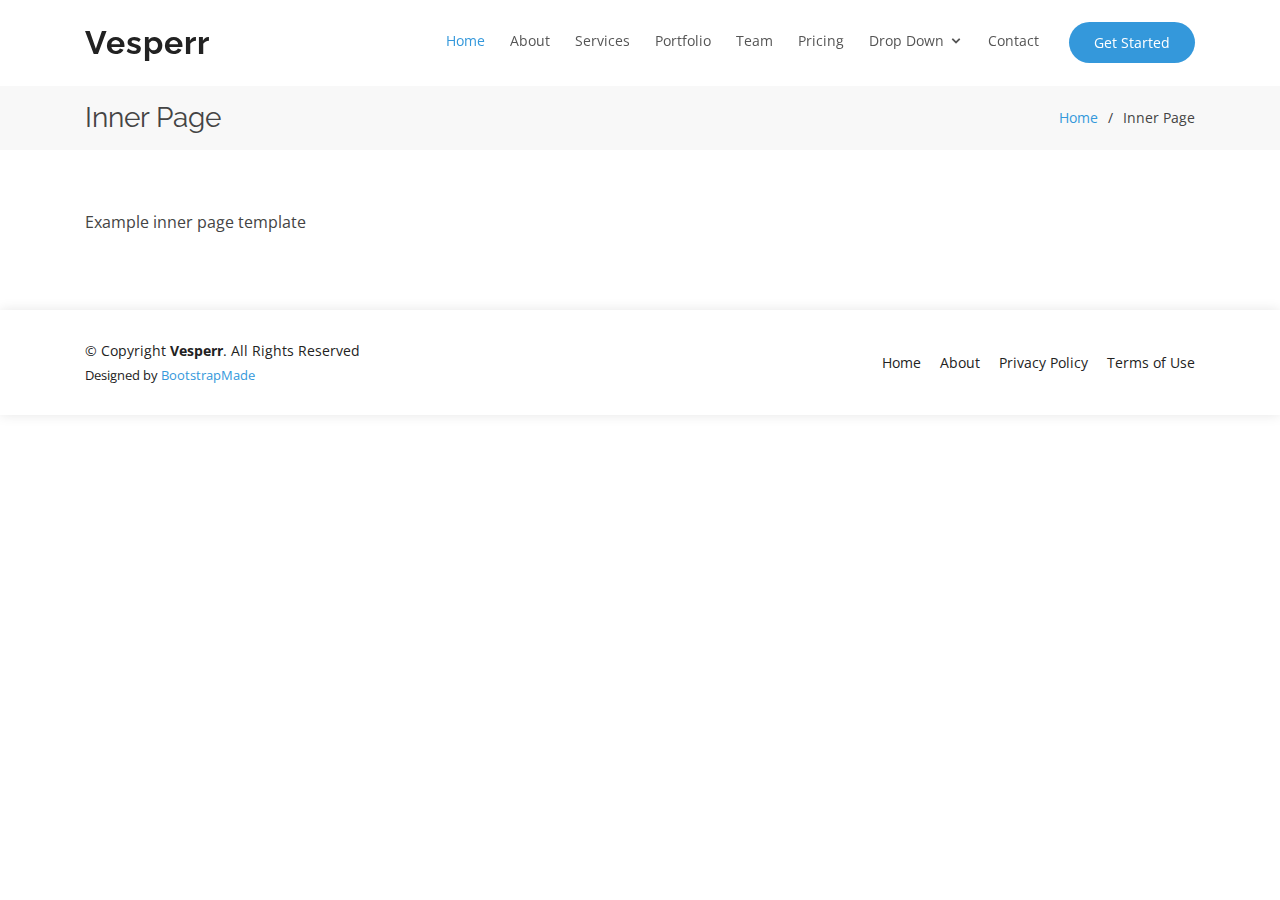
<file: inner-page.html>
<!DOCTYPE html>
<html lang="en">

<head>
  <meta charset="utf-8">
  <meta content="width=device-width, initial-scale=1.0" name="viewport">

  <title>Inner Page - Vesperr Bootstrap Template</title>
  <meta content="" name="description">
  <meta content="" name="keywords">

  <!-- Favicons -->
  <link href="assets/img/favicon.png" rel="icon">
  <link href="assets/img/apple-touch-icon.png" rel="apple-touch-icon">

  <!-- Google Fonts -->
  <link href="https://fonts.googleapis.com/css?family=Open+Sans:300,300i,400,400i,600,600i,700,700i|Raleway:300,300i,400,400i,500,500i,600,600i,700,700i|Poppins:300,300i,400,400i,500,500i,600,600i,700,700i" rel="stylesheet">

  <!-- Vendor CSS Files -->
  <link href="assets/vendor/bootstrap/css/bootstrap.min.css" rel="stylesheet">
  <link href="assets/vendor/icofont/icofont.min.css" rel="stylesheet">
  <link href="assets/vendor/remixicon/remixicon.css" rel="stylesheet">
  <link href="assets/vendor/boxicons/css/boxicons.min.css" rel="stylesheet">
  <link href="assets/vendor/owl.carousel/assets/owl.carousel.min.css" rel="stylesheet">
  <link href="assets/vendor/venobox/venobox.css" rel="stylesheet">
  <link href="assets/vendor/aos/aos.css" rel="stylesheet">

  <!-- Template Main CSS File -->
  <link href="assets/css/style.css" rel="stylesheet">

  <!-- =======================================================
  * Template Name: Vesperr - v2.2.1
  * Template URL: https://bootstrapmade.com/vesperr-free-bootstrap-template/
  * Author: BootstrapMade.com
  * License: https://bootstrapmade.com/license/
  ======================================================== -->
</head>

<body>

  <!-- ======= Header ======= -->
  <header id="header" class="fixed-top d-flex align-items-center">
    <div class="container d-flex align-items-center">

      <div class="logo mr-auto">
        <h1 class="text-light"><a href="index.html"><span>Vesperr</span></a></h1>
        <!-- Uncomment below if you prefer to use an image logo -->
        <!-- <a href="index.html"><img src="assets/img/logo.png" alt="" class="img-fluid"></a>-->
      </div>

      <nav class="nav-menu d-none d-lg-block">
        <ul>
          <li class="active"><a href="#index.html">Home</a></li>
          <li><a href="#about">About</a></li>
          <li><a href="#services">Services</a></li>
          <li><a href="#portfolio">Portfolio</a></li>
          <li><a href="#team">Team</a></li>
          <li><a href="#pricing">Pricing</a></li>
          <li class="drop-down"><a href="">Drop Down</a>
            <ul>
              <li><a href="#">Drop Down 1</a></li>
              <li class="drop-down"><a href="#">Drop Down 2</a>
                <ul>
                  <li><a href="#">Deep Drop Down 1</a></li>
                  <li><a href="#">Deep Drop Down 2</a></li>
                  <li><a href="#">Deep Drop Down 3</a></li>
                  <li><a href="#">Deep Drop Down 4</a></li>
                  <li><a href="#">Deep Drop Down 5</a></li>
                </ul>
              </li>
              <li><a href="#">Drop Down 3</a></li>
              <li><a href="#">Drop Down 4</a></li>
              <li><a href="#">Drop Down 5</a></li>
            </ul>
          </li>
          <li><a href="#contact">Contact</a></li>

          <li class="get-started"><a href="#about">Get Started</a></li>
        </ul>
      </nav><!-- .nav-menu -->

    </div>
  </header><!-- End Header -->

  <main id="main">

    <!-- ======= Breadcrumbs Section ======= -->
    <section class="breadcrumbs">
      <div class="container">

        <div class="d-flex justify-content-between align-items-center">
          <h2>Inner Page</h2>
          <ol>
            <li><a href="index.html">Home</a></li>
            <li>Inner Page</li>
          </ol>
        </div>

      </div>
    </section><!-- End Breadcrumbs Section -->

    <section class="inner-page">
      <div class="container">
        <p>
          Example inner page template
        </p>
      </div>
    </section>

  </main><!-- End #main -->

  <!-- ======= Footer ======= -->
  <footer id="footer">
    <div class="container">
      <div class="row d-flex align-items-center">
        <div class="col-lg-6 text-lg-left text-center">
          <div class="copyright">
            &copy; Copyright <strong>Vesperr</strong>. All Rights Reserved
          </div>
          <div class="credits">
            <!-- All the links in the footer should remain intact. -->
            <!-- You can delete the links only if you purchased the pro version. -->
            <!-- Licensing information: https://bootstrapmade.com/license/ -->
            <!-- Purchase the pro version with working PHP/AJAX contact form: https://bootstrapmade.com/vesperr-free-bootstrap-template/ -->
            Designed by <a href="https://bootstrapmade.com/">BootstrapMade</a>
          </div>
        </div>
        <div class="col-lg-6">
          <nav class="footer-links text-lg-right text-center pt-2 pt-lg-0">
            <a href="#intro" class="scrollto">Home</a>
            <a href="#about" class="scrollto">About</a>
            <a href="#">Privacy Policy</a>
            <a href="#">Terms of Use</a>
          </nav>
        </div>
      </div>
    </div>
  </footer><!-- End Footer -->

  <a href="#" class="back-to-top"><i class="icofont-simple-up"></i></a>

  <!-- Vendor JS Files -->
  <script src="assets/vendor/jquery/jquery.min.js"></script>
  <script src="assets/vendor/bootstrap/js/bootstrap.bundle.min.js"></script>
  <script src="assets/vendor/jquery.easing/jquery.easing.min.js"></script>
  <script src="assets/vendor/php-email-form/validate.js"></script>
  <script src="assets/vendor/waypoints/jquery.waypoints.min.js"></script>
  <script src="assets/vendor/counterup/counterup.min.js"></script>
  <script src="assets/vendor/owl.carousel/owl.carousel.min.js"></script>
  <script src="assets/vendor/isotope-layout/isotope.pkgd.min.js"></script>
  <script src="assets/vendor/venobox/venobox.min.js"></script>
  <script src="assets/vendor/aos/aos.js"></script>

  <!-- Template Main JS File -->
  <script src="assets/js/main.js"></script>

</body>

</html>
</file>
<file: assets/vendor/venobox/venobox.css>
/* ------ venobox.css --------*/
.vbox-overlay *, .vbox-overlay *:before, .vbox-overlay *:after{
    -webkit-backface-visibility: hidden;
    -webkit-box-sizing:border-box;
    -moz-box-sizing:border-box;
    box-sizing:border-box;
}
.vbox-overlay * { 
    -webkit-backface-visibility: visible;
    backface-visibility: visible;
}
.vbox-overlay{
    display: -webkit-flex;
    display: flex;
    -webkit-flex-direction: column;
    flex-direction: column;
    -webkit-justify-content: center;
    justify-content: center;
    -webkit-align-items: center;
    align-items: center;
    position: fixed;
    left: 0;
    top: 0;
    bottom: 0;
    right: 0;
    z-index: 999999;
}

/* ----- navigation ----- */
.vbox-title{
    width: 100%;
    height: 40px;
    float: left;
    text-align: center;
    line-height: 28px;
    font-size: 12px;
    padding: 6px 50px;
    overflow: hidden;
    position: fixed;
    display: none;
    left: 0;
    z-index: 89;
}
.vbox-close{
    cursor: pointer;
    position: fixed;
    top: -1px;
    right: 0;
    width: 50px;
    height: 40px;
    padding: 6px;
    display: block;
    background-position:10px center;
    overflow: hidden;
    font-size: 24px;
    line-height: 1;
    text-align: center;
    z-index: 99;
}
.vbox-left{
    cursor: pointer;
    position: fixed;
    left: 0;
    height: 40px;
    overflow: hidden;
    line-height: 28px;
    font-size: 12px;
    z-index: 99;
    display: flex;
    align-items:center;
}
.vbox-num{
    display: inline-block;
    margin: 6px 0 6px 15px;
}
/* ----- Social share ----- */
.vbox-share{
    line-height: 28px;
    font-size: 12px;
    overflow: hidden;
    position: fixed;
    left: 0;
    z-index: 98;
    display: flex;
    align-items:center;
    justify-content: center;
    width: 100%;
    text-align: center;
}
.vbox-share svg{
    max-height: 28px;
    width: 28px;
    z-index: 10;
    margin-left: 12px;
    margin-top: 6px;
    margin-bottom: 6px;
    vertical-align: middle;
}


/* ----- navigation ARROWS ----- */
.vbox-next, .vbox-prev{
    position: fixed;
    top: 50%;
    margin-top: -15px;
    overflow: hidden;
    cursor: pointer;
    display: block;
    width: 45px;
    height: 45px;
    z-index: 99;
}
.vbox-next span, .vbox-prev span{
    position: relative;
    width: 20px;
    height: 20px;
    border: 2px solid transparent;
    border-top-color: #B6B6B6;
    border-right-color: #B6B6B6;
    text-indent: -100px;
    position: absolute;
    top: 8px;
    display: block;
}
.vbox-prev{
    left: 15px;
}
.vbox-next{
    right: 15px;
}
.vbox-prev span{
    left: 10px;
    -ms-transform: rotate(-135deg);
    -webkit-transform: rotate(-135deg);
    transform: rotate(-135deg);
}
.vbox-next span{
    -ms-transform: rotate(45deg);
    -webkit-transform: rotate(45deg);
    transform: rotate(45deg);
    right: 10px;
}
/* ------- inline window ------ */
.vbox-inline{
    width: 420px;
    height: 315px;
    height: 70vh;
    padding: 10px;
    background: #fff;
    margin: 0 auto;
    overflow: auto;
    text-align: left;
}
/* ------- Video & iFrames window ------ */
.venoframe{
    max-width: 100%;
    width: 100%;
    border: none;
    width: 100%;
    height: 260px;
    height: 70vh;
}
.venoframe.vbvid{
    height: 260px;
}
@media (min-width: 768px) {
    .venoframe, .vbox-inline{
        width: 90%;
        height: 360px;
        height: 70vh;
    }
    .venoframe.vbvid{
        width: 640px;
        height: 360px;
    }
}
@media (min-width: 992px) {
    .venoframe, .vbox-inline{
        max-width: 1200px;
        width: 80%;
        height: 540px;
        height: 70vh;
    }
    .venoframe.vbvid{
        width: 960px;
        height: 540px;
    }
}
/* 
Please do NOT edit this part! 
or at least read this note: http://i.imgur.com/7C0ws9e.gif
*/
.vbox-open{
    overflow: hidden;
}
.vbox-container{
    position: absolute;
    left: 0;
    right: 0;
    top: 0;
    bottom: 0;
    overflow-x: hidden;
    overflow-y: scroll;
    overflow-scrolling: touch;
    -webkit-overflow-scrolling: touch;
    z-index: 20;
    max-height: 100%;

}

.vbox-content{
    text-align: center;
    float: left;
    width: 100%;
    position: relative;
    overflow: hidden;
    padding: 20px 4%;
}
.vbox-container img{
    max-width: 100%;
    height: auto;
}
.vbox-figlio{
    box-shadow: 0 0 12px rgba(0,0,0,0.19), 0 6px 6px rgba(0,0,0,0.23);
    max-width: 100%;
    text-align: initial;
}
img.vbox-figlio{
    -webkit-user-select: none;
-khtml-user-select: none;
-moz-user-select: none;
-o-user-select: none;
user-select: none;
}
.vbox-content.swipe-left{
    margin-left: -200px !important;
}
.vbox-content.swipe-right{
    margin-left: 200px !important;
}
.vbox-animated{
    webkit-transition: margin 300ms ease-out;
    transition: margin 300ms ease-out;
}

/* ---------- preloader ----------
 * SPINKIT 
 * http://tobiasahlin.com/spinkit/
-------------------------------- */
.sk-double-bounce,.sk-rotating-plane{width:40px;height:40px;margin:40px auto}.sk-rotating-plane{background-color:#333;-webkit-animation:sk-rotatePlane 1.2s infinite ease-in-out;animation:sk-rotatePlane 1.2s infinite ease-in-out}@-webkit-keyframes sk-rotatePlane{0%{-webkit-transform:perspective(120px) rotateX(0) rotateY(0);transform:perspective(120px) rotateX(0) rotateY(0)}50%{-webkit-transform:perspective(120px) rotateX(-180.1deg) rotateY(0);transform:perspective(120px) rotateX(-180.1deg) rotateY(0)}100%{-webkit-transform:perspective(120px) rotateX(-180deg) rotateY(-179.9deg);transform:perspective(120px) rotateX(-180deg) rotateY(-179.9deg)}}@keyframes sk-rotatePlane{0%{-webkit-transform:perspective(120px) rotateX(0) rotateY(0);transform:perspective(120px) rotateX(0) rotateY(0)}50%{-webkit-transform:perspective(120px) rotateX(-180.1deg) rotateY(0);transform:perspective(120px) rotateX(-180.1deg) rotateY(0)}100%{-webkit-transform:perspective(120px) rotateX(-180deg) rotateY(-179.9deg);transform:perspective(120px) rotateX(-180deg) rotateY(-179.9deg)}}.sk-double-bounce{position:relative}.sk-double-bounce .sk-child{width:100%;height:100%;border-radius:50%;background-color:#333;opacity:.6;position:absolute;top:0;left:0;-webkit-animation:sk-doubleBounce 2s infinite ease-in-out;animation:sk-doubleBounce 2s infinite ease-in-out}.sk-chasing-dots .sk-child,.sk-spinner-pulse,.sk-three-bounce .sk-child{background-color:#333;border-radius:100%}.sk-double-bounce .sk-double-bounce2{-webkit-animation-delay:-1s;animation-delay:-1s}@-webkit-keyframes sk-doubleBounce{0%,100%{-webkit-transform:scale(0);transform:scale(0)}50%{-webkit-transform:scale(1);transform:scale(1)}}@keyframes sk-doubleBounce{0%,100%{-webkit-transform:scale(0);transform:scale(0)}50%{-webkit-transform:scale(1);transform:scale(1)}}.sk-wave{margin:40px auto;width:50px;height:40px;text-align:center;font-size:10px}.sk-wave .sk-rect{background-color:#333;height:100%;width:6px;display:inline-block;-webkit-animation:sk-waveStretchDelay 1.2s infinite ease-in-out;animation:sk-waveStretchDelay 1.2s infinite ease-in-out}.sk-wave .sk-rect1{-webkit-animation-delay:-1.2s;animation-delay:-1.2s}.sk-wave .sk-rect2{-webkit-animation-delay:-1.1s;animation-delay:-1.1s}.sk-wave .sk-rect3{-webkit-animation-delay:-1s;animation-delay:-1s}.sk-wave .sk-rect4{-webkit-animation-delay:-.9s;animation-delay:-.9s}.sk-wave .sk-rect5{-webkit-animation-delay:-.8s;animation-delay:-.8s}@-webkit-keyframes sk-waveStretchDelay{0%,100%,40%{-webkit-transform:scaleY(.4);transform:scaleY(.4)}20%{-webkit-transform:scaleY(1);transform:scaleY(1)}}@keyframes sk-waveStretchDelay{0%,100%,40%{-webkit-transform:scaleY(.4);transform:scaleY(.4)}20%{-webkit-transform:scaleY(1);transform:scaleY(1)}}.sk-wandering-cubes{margin:40px auto;width:40px;height:40px;position:relative}.sk-wandering-cubes .sk-cube{background-color:#333;width:10px;height:10px;position:absolute;top:0;left:0;-webkit-animation:sk-wanderingCube 1.8s ease-in-out -1.8s infinite both;animation:sk-wanderingCube 1.8s ease-in-out -1.8s infinite both}.sk-chasing-dots,.sk-spinner-pulse{width:40px;height:40px;margin:40px auto}.sk-wandering-cubes .sk-cube2{-webkit-animation-delay:-.9s;animation-delay:-.9s}@-webkit-keyframes sk-wanderingCube{0%{-webkit-transform:rotate(0);transform:rotate(0)}25%{-webkit-transform:translateX(30px) rotate(-90deg) scale(.5);transform:translateX(30px) rotate(-90deg) scale(.5)}50%{-webkit-transform:translateX(30px) translateY(30px) rotate(-179deg);transform:translateX(30px) translateY(30px) rotate(-179deg)}50.1%{-webkit-transform:translateX(30px) translateY(30px) rotate(-180deg);transform:translateX(30px) translateY(30px) rotate(-180deg)}75%{-webkit-transform:translateX(0) translateY(30px) rotate(-270deg) scale(.5);transform:translateX(0) translateY(30px) rotate(-270deg) scale(.5)}100%{-webkit-transform:rotate(-360deg);transform:rotate(-360deg)}}@keyframes sk-wanderingCube{0%{-webkit-transform:rotate(0);transform:rotate(0)}25%{-webkit-transform:translateX(30px) rotate(-90deg) scale(.5);transform:translateX(30px) rotate(-90deg) scale(.5)}50%{-webkit-transform:translateX(30px) translateY(30px) rotate(-179deg);transform:translateX(30px) translateY(30px) rotate(-179deg)}50.1%{-webkit-transform:translateX(30px) translateY(30px) rotate(-180deg);transform:translateX(30px) translateY(30px) rotate(-180deg)}75%{-webkit-transform:translateX(0) translateY(30px) rotate(-270deg) scale(.5);transform:translateX(0) translateY(30px) rotate(-270deg) scale(.5)}100%{-webkit-transform:rotate(-360deg);transform:rotate(-360deg)}}.sk-spinner-pulse{-webkit-animation:sk-pulseScaleOut 1s infinite ease-in-out;animation:sk-pulseScaleOut 1s infinite ease-in-out}@-webkit-keyframes sk-pulseScaleOut{0%{-webkit-transform:scale(0);transform:scale(0)}100%{-webkit-transform:scale(1);transform:scale(1);opacity:0}}@keyframes sk-pulseScaleOut{0%{-webkit-transform:scale(0);transform:scale(0)}100%{-webkit-transform:scale(1);transform:scale(1);opacity:0}}.sk-chasing-dots{position:relative;text-align:center;-webkit-animation:sk-chasingDotsRotate 2s infinite linear;animation:sk-chasingDotsRotate 2s infinite linear}.sk-chasing-dots .sk-child{width:60%;height:60%;display:inline-block;position:absolute;top:0;-webkit-animation:sk-chasingDotsBounce 2s infinite ease-in-out;animation:sk-chasingDotsBounce 2s infinite ease-in-out}.sk-chasing-dots .sk-dot2{top:auto;bottom:0;-webkit-animation-delay:-1s;animation-delay:-1s}@-webkit-keyframes sk-chasingDotsRotate{100%{-webkit-transform:rotate(360deg);transform:rotate(360deg)}}@keyframes sk-chasingDotsRotate{100%{-webkit-transform:rotate(360deg);transform:rotate(360deg)}}@-webkit-keyframes sk-chasingDotsBounce{0%,100%{-webkit-transform:scale(0);transform:scale(0)}50%{-webkit-transform:scale(1);transform:scale(1)}}@keyframes sk-chasingDotsBounce{0%,100%{-webkit-transform:scale(0);transform:scale(0)}50%{-webkit-transform:scale(1);transform:scale(1)}}.sk-three-bounce{margin:40px auto;width:80px;text-align:center}.sk-three-bounce .sk-child{width:20px;height:20px;display:inline-block;-webkit-animation:sk-three-bounce 1.4s ease-in-out 0s infinite both;animation:sk-three-bounce 1.4s ease-in-out 0s infinite both}.sk-circle .sk-child:before,.sk-fading-circle .sk-circle:before{display:block;border-radius:100%;content:'';background-color:#333}.sk-three-bounce .sk-bounce1{-webkit-animation-delay:-.32s;animation-delay:-.32s}.sk-three-bounce .sk-bounce2{-webkit-animation-delay:-.16s;animation-delay:-.16s}@-webkit-keyframes sk-three-bounce{0%,100%,80%{-webkit-transform:scale(0);transform:scale(0)}40%{-webkit-transform:scale(1);transform:scale(1)}}@keyframes sk-three-bounce{0%,100%,80%{-webkit-transform:scale(0);transform:scale(0)}40%{-webkit-transform:scale(1);transform:scale(1)}}.sk-circle{margin:40px auto;width:40px;height:40px;position:relative}.sk-circle .sk-child{width:100%;height:100%;position:absolute;left:0;top:0}.sk-circle .sk-child:before{margin:0 auto;width:15%;height:15%;-webkit-animation:sk-circleBounceDelay 1.2s infinite ease-in-out both;animation:sk-circleBounceDelay 1.2s infinite ease-in-out both}.sk-circle .sk-circle2{-webkit-transform:rotate(30deg);-ms-transform:rotate(30deg);transform:rotate(30deg)}.sk-circle .sk-circle3{-webkit-transform:rotate(60deg);-ms-transform:rotate(60deg);transform:rotate(60deg)}.sk-circle .sk-circle4{-webkit-transform:rotate(90deg);-ms-transform:rotate(90deg);transform:rotate(90deg)}.sk-circle .sk-circle5{-webkit-transform:rotate(120deg);-ms-transform:rotate(120deg);transform:rotate(120deg)}.sk-circle .sk-circle6{-webkit-transform:rotate(150deg);-ms-transform:rotate(150deg);transform:rotate(150deg)}.sk-circle .sk-circle7{-webkit-transform:rotate(180deg);-ms-transform:rotate(180deg);transform:rotate(180deg)}.sk-circle .sk-circle8{-webkit-transform:rotate(210deg);-ms-transform:rotate(210deg);transform:rotate(210deg)}.sk-circle .sk-circle9{-webkit-transform:rotate(240deg);-ms-transform:rotate(240deg);transform:rotate(240deg)}.sk-circle .sk-circle10{-webkit-transform:rotate(270deg);-ms-transform:rotate(270deg);transform:rotate(270deg)}.sk-circle .sk-circle11{-webkit-transform:rotate(300deg);-ms-transform:rotate(300deg);transform:rotate(300deg)}.sk-circle .sk-circle12{-webkit-transform:rotate(330deg);-ms-transform:rotate(330deg);transform:rotate(330deg)}.sk-circle .sk-circle2:before{-webkit-animation-delay:-1.1s;animation-delay:-1.1s}.sk-circle .sk-circle3:before{-webkit-animation-delay:-1s;animation-delay:-1s}.sk-circle .sk-circle4:before{-webkit-animation-delay:-.9s;animation-delay:-.9s}.sk-circle .sk-circle5:before{-webkit-animation-delay:-.8s;animation-delay:-.8s}.sk-circle .sk-circle6:before{-webkit-animation-delay:-.7s;animation-delay:-.7s}.sk-circle .sk-circle7:before{-webkit-animation-delay:-.6s;animation-delay:-.6s}.sk-circle .sk-circle8:before{-webkit-animation-delay:-.5s;animation-delay:-.5s}.sk-circle .sk-circle9:before{-webkit-animation-delay:-.4s;animation-delay:-.4s}.sk-circle .sk-circle10:before{-webkit-animation-delay:-.3s;animation-delay:-.3s}.sk-circle .sk-circle11:before{-webkit-animation-delay:-.2s;animation-delay:-.2s}.sk-circle .sk-circle12:before{-webkit-animation-delay:-.1s;animation-delay:-.1s}@-webkit-keyframes sk-circleBounceDelay{0%,100%,80%{-webkit-transform:scale(0);transform:scale(0)}40%{-webkit-transform:scale(1);transform:scale(1)}}@keyframes sk-circleBounceDelay{0%,100%,80%{-webkit-transform:scale(0);transform:scale(0)}40%{-webkit-transform:scale(1);transform:scale(1)}}.sk-cube-grid{width:40px;height:40px;margin:40px auto}.sk-cube-grid .sk-cube{width:33.33%;height:33.33%;background-color:#333;float:left;-webkit-animation:sk-cubeGridScaleDelay 1.3s infinite ease-in-out;animation:sk-cubeGridScaleDelay 1.3s infinite ease-in-out}.sk-cube-grid .sk-cube1{-webkit-animation-delay:.2s;animation-delay:.2s}.sk-cube-grid .sk-cube2{-webkit-animation-delay:.3s;animation-delay:.3s}.sk-cube-grid .sk-cube3{-webkit-animation-delay:.4s;animation-delay:.4s}.sk-cube-grid .sk-cube4{-webkit-animation-delay:.1s;animation-delay:.1s}.sk-cube-grid .sk-cube5{-webkit-animation-delay:.2s;animation-delay:.2s}.sk-cube-grid .sk-cube6{-webkit-animation-delay:.3s;animation-delay:.3s}.sk-cube-grid .sk-cube7{-webkit-animation-delay:0ms;animation-delay:0ms}.sk-cube-grid .sk-cube8{-webkit-animation-delay:.1s;animation-delay:.1s}.sk-cube-grid .sk-cube9{-webkit-animation-delay:.2s;animation-delay:.2s}@-webkit-keyframes sk-cubeGridScaleDelay{0%,100%,70%{-webkit-transform:scale3D(1,1,1);transform:scale3D(1,1,1)}35%{-webkit-transform:scale3D(0,0,1);transform:scale3D(0,0,1)}}@keyframes sk-cubeGridScaleDelay{0%,100%,70%{-webkit-transform:scale3D(1,1,1);transform:scale3D(1,1,1)}35%{-webkit-transform:scale3D(0,0,1);transform:scale3D(0,0,1)}}.sk-fading-circle{margin:40px auto;width:40px;height:40px;position:relative}.sk-fading-circle .sk-circle{width:100%;height:100%;position:absolute;left:0;top:0}.sk-fading-circle .sk-circle:before{margin:0 auto;width:15%;height:15%;-webkit-animation:sk-circleFadeDelay 1.2s infinite ease-in-out both;animation:sk-circleFadeDelay 1.2s infinite ease-in-out both}.sk-fading-circle .sk-circle2{-webkit-transform:rotate(30deg);-ms-transform:rotate(30deg);transform:rotate(30deg)}.sk-fading-circle .sk-circle3{-webkit-transform:rotate(60deg);-ms-transform:rotate(60deg);transform:rotate(60deg)}.sk-fading-circle .sk-circle4{-webkit-transform:rotate(90deg);-ms-transform:rotate(90deg);transform:rotate(90deg)}.sk-fading-circle .sk-circle5{-webkit-transform:rotate(120deg);-ms-transform:rotate(120deg);transform:rotate(120deg)}.sk-fading-circle .sk-circle6{-webkit-transform:rotate(150deg);-ms-transform:rotate(150deg);transform:rotate(150deg)}.sk-fading-circle .sk-circle7{-webkit-transform:rotate(180deg);-ms-transform:rotate(180deg);transform:rotate(180deg)}.sk-fading-circle .sk-circle8{-webkit-transform:rotate(210deg);-ms-transform:rotate(210deg);transform:rotate(210deg)}.sk-fading-circle .sk-circle9{-webkit-transform:rotate(240deg);-ms-transform:rotate(240deg);transform:rotate(240deg)}.sk-fading-circle .sk-circle10{-webkit-transform:rotate(270deg);-ms-transform:rotate(270deg);transform:rotate(270deg)}.sk-fading-circle .sk-circle11{-webkit-transform:rotate(300deg);-ms-transform:rotate(300deg);transform:rotate(300deg)}.sk-fading-circle .sk-circle12{-webkit-transform:rotate(330deg);-ms-transform:rotate(330deg);transform:rotate(330deg)}.sk-fading-circle .sk-circle2:before{-webkit-animation-delay:-1.1s;animation-delay:-1.1s}.sk-fading-circle .sk-circle3:before{-webkit-animation-delay:-1s;animation-delay:-1s}.sk-fading-circle .sk-circle4:before{-webkit-animation-delay:-.9s;animation-delay:-.9s}.sk-fading-circle .sk-circle5:before{-webkit-animation-delay:-.8s;animation-delay:-.8s}.sk-fading-circle .sk-circle6:before{-webkit-animation-delay:-.7s;animation-delay:-.7s}.sk-fading-circle .sk-circle7:before{-webkit-animation-delay:-.6s;animation-delay:-.6s}.sk-fading-circle .sk-circle8:before{-webkit-animation-delay:-.5s;animation-delay:-.5s}.sk-fading-circle .sk-circle9:before{-webkit-animation-delay:-.4s;animation-delay:-.4s}.sk-fading-circle .sk-circle10:before{-webkit-animation-delay:-.3s;animation-delay:-.3s}.sk-fading-circle .sk-circle11:before{-webkit-animation-delay:-.2s;animation-delay:-.2s}.sk-fading-circle .sk-circle12:before{-webkit-animation-delay:-.1s;animation-delay:-.1s}@-webkit-keyframes sk-circleFadeDelay{0%,100%,39%{opacity:0}40%{opacity:1}}@keyframes sk-circleFadeDelay{0%,100%,39%{opacity:0}40%{opacity:1}}.sk-folding-cube{margin:40px auto;width:40px;height:40px;position:relative;-webkit-transform:rotateZ(45deg);transform:rotateZ(45deg)}.sk-folding-cube .sk-cube{float:left;width:50%;height:50%;position:relative;-webkit-transform:scale(1.1);-ms-transform:scale(1.1);transform:scale(1.1)}.sk-folding-cube .sk-cube:before{content:'';position:absolute;top:0;left:0;width:100%;height:100%;background-color:#333;-webkit-animation:sk-foldCubeAngle 2.4s infinite linear both;animation:sk-foldCubeAngle 2.4s infinite linear both;-webkit-transform-origin:100% 100%;-ms-transform-origin:100% 100%;transform-origin:100% 100%}.sk-folding-cube .sk-cube2{-webkit-transform:scale(1.1) rotateZ(90deg);transform:scale(1.1) rotateZ(90deg)}.sk-folding-cube .sk-cube3{-webkit-transform:scale(1.1) rotateZ(180deg);transform:scale(1.1) rotateZ(180deg)}.sk-folding-cube .sk-cube4{-webkit-transform:scale(1.1) rotateZ(270deg);transform:scale(1.1) rotateZ(270deg)}.sk-folding-cube .sk-cube2:before{-webkit-animation-delay:.3s;animation-delay:.3s}.sk-folding-cube .sk-cube3:before{-webkit-animation-delay:.6s;animation-delay:.6s}.sk-folding-cube .sk-cube4:before{-webkit-animation-delay:.9s;animation-delay:.9s}@-webkit-keyframes sk-foldCubeAngle{0%,10%{-webkit-transform:perspective(140px) rotateX(-180deg);transform:perspective(140px) rotateX(-180deg);opacity:0}25%,75%{-webkit-transform:perspective(140px) rotateX(0);transform:perspective(140px) rotateX(0);opacity:1}100%,90%{-webkit-transform:perspective(140px) rotateY(180deg);transform:perspective(140px) rotateY(180deg);opacity:0}}@keyframes sk-foldCubeAngle{0%,10%{-webkit-transform:perspective(140px) rotateX(-180deg);transform:perspective(140px) rotateX(-180deg);opacity:0}25%,75%{-webkit-transform:perspective(140px) rotateX(0);transform:perspective(140px) rotateX(0);opacity:1}100%,90%{-webkit-transform:perspective(140px) rotateY(180deg);transform:perspective(140px) rotateY(180deg);opacity:0}}
</file>
<file: assets/css/style.css>
/**
* Template Name: Vesperr - v2.2.1
* Template URL: https://bootstrapmade.com/vesperr-free-bootstrap-template/
* Author: BootstrapMade.com
* License: https://bootstrapmade.com/license/
*/

/*--------------------------------------------------------------
# General
--------------------------------------------------------------*/
body {
  font-family: "Open Sans", sans-serif;
  color: #444444;
}

a {
  color: #3498db;
}

a:hover {
  color: #5faee3;
  text-decoration: none;
}

h1, h2, h3, h4, h5, h6 {
  font-family: "Raleway", sans-serif;
}

/*--------------------------------------------------------------
# Back to top button
--------------------------------------------------------------*/
.back-to-top {
  position: fixed;
  display: none;
  right: 15px;
  bottom: 15px;
  z-index: 99999;
}

.back-to-top i {
  display: flex;
  align-items: center;
  justify-content: center;
  font-size: 24px;
  width: 40px;
  height: 40px;
  border-radius: 4px;
  background: #3498db;
  color: #fff;
  transition: all 0.4s;
}

.back-to-top i:hover {
  background: #57aae1;
  color: #fff;
}

/*--------------------------------------------------------------
# Disable AOS delay on mobile
--------------------------------------------------------------*/
@media screen and (max-width: 768px) {
  [data-aos-delay] {
    transition-delay: 0 !important;
  }
}

/*--------------------------------------------------------------
# Header
--------------------------------------------------------------*/
#header {
  z-index: 997;
  transition: all 0.5s;
  padding: 22px 0;
}

#header.header-scrolled {
  box-shadow: 0px 2px 15px rgba(0, 0, 0, 0.1);
  padding: 15px 0;
  background: #fff;
}

#header .logo h1 {
  font-size: 32px;
  margin: 0;
  padding: 0;
  line-height: 1;
  font-weight: 700;
  letter-spacing: 1px;
}

#header .logo h1 a, #header .logo h1 a:hover {
  color: #222222;
  text-decoration: none;
}

#header .logo img {
  padding: 0;
  margin: 0;
  max-height: 40px;
}

@media (max-width: 768px) {
  #header {
    background: #fff;
  }
  #header .logo h1 {
    font-size: 28px;
  }
}

/*--------------------------------------------------------------
# Navigation Menu
--------------------------------------------------------------*/
/* Desktop Navigation */
.nav-menu, .nav-menu * {
  margin: 0;
  padding: 0;
  list-style: none;
}

.nav-menu > ul > li {
  position: relative;
  white-space: nowrap;
  float: left;
}

.nav-menu a {
  display: block;
  position: relative;
  color: #555555;
  padding: 8px 0 12px 25px;
  transition: 0.3s;
  font-size: 14px;
  font-family: "Open Sans", sans-serif;
}

.nav-menu a:hover, .nav-menu .active > a, .nav-menu li:hover > a {
  color: #3498db;
  text-decoration: none;
}

.nav-menu .get-started a {
  background: #3498db;
  color: #fff;
  border-radius: 50px;
  margin: 0 0 0 30px;
  padding: 10px 25px;
}

.nav-menu .get-started a:hover {
  background: #57aae1;
  color: #fff;
}

.nav-menu .drop-down ul {
  display: block;
  position: absolute;
  left: 25px;
  top: calc(100% + 30px);
  z-index: 99;
  opacity: 0;
  visibility: hidden;
  padding: 10px 0;
  background: #fff;
  box-shadow: 0px 0px 30px rgba(127, 137, 161, 0.25);
  transition: ease all 0.3s;
  border-radius: 5px;
}

.nav-menu .drop-down:hover > ul {
  opacity: 1;
  top: 100%;
  visibility: visible;
}

.nav-menu .drop-down li {
  min-width: 180px;
  position: relative;
}

.nav-menu .drop-down ul a {
  padding: 10px 20px;
  font-size: 14px;
  text-transform: none;
  color: #222222;
}

.nav-menu .drop-down ul a:hover, .nav-menu .drop-down ul .active > a, .nav-menu .drop-down ul li:hover > a {
  color: #3498db;
}

.nav-menu .drop-down > a:after {
  content: "\ea99";
  font-family: IcoFont;
  padding-left: 5px;
}

.nav-menu .drop-down .drop-down ul {
  top: 0;
  left: calc(100% - 30px);
}

.nav-menu .drop-down .drop-down:hover > ul {
  opacity: 1;
  top: 0;
  left: 100%;
}

.nav-menu .drop-down .drop-down > a {
  padding-right: 35px;
}

.nav-menu .drop-down .drop-down > a:after {
  content: "\eaa0";
  font-family: IcoFont;
  position: absolute;
  right: 15px;
}

@media (max-width: 1366px) {
  .nav-menu .drop-down .drop-down ul {
    left: -90%;
  }
  .nav-menu .drop-down .drop-down:hover > ul {
    left: -100%;
  }
  .nav-menu .drop-down .drop-down > a:after {
    content: "\ea9d";
  }
}

/* Mobile Navigation */
.mobile-nav-toggle {
  position: fixed;
  right: 15px;
  top: 15px;
  z-index: 9998;
  border: 0;
  background: none;
  font-size: 24px;
  transition: all 0.4s;
  outline: none !important;
  line-height: 1;
  cursor: pointer;
  text-align: right;
}

.mobile-nav-toggle i {
  color: #222222;
}

.mobile-nav {
  position: fixed;
  top: 55px;
  right: 15px;
  bottom: 15px;
  left: 15px;
  z-index: 9999;
  overflow-y: auto;
  background: #fff;
  transition: ease-in-out 0.2s;
  opacity: 0;
  visibility: hidden;
  border-radius: 10px;
  padding: 10px 0;
}

.mobile-nav * {
  margin: 0;
  padding: 0;
  list-style: none;
}

.mobile-nav a {
  display: block;
  position: relative;
  color: #222222;
  padding: 10px 20px;
  font-weight: 500;
  outline: none;
}

.mobile-nav a:hover, .mobile-nav .active > a, .mobile-nav li:hover > a {
  color: #3498db;
  text-decoration: none;
}

.mobile-nav .get-started {
  text-align: center;
  margin-top: 10px;
}

.mobile-nav .get-started a {
  background: #3498db;
  color: #fff;
  border-radius: 50px;
  margin: 0 15px;
  padding: 10px 30px;
  display: inline-block;
}

.mobile-nav .get-started a:hover {
  background: #57aae1;
  color: #fff;
}

.mobile-nav .drop-down > a:after {
  content: "\ea99";
  font-family: IcoFont;
  padding-left: 10px;
  position: absolute;
  right: 15px;
}

.mobile-nav .active.drop-down > a:after {
  content: "\eaa1";
}

.mobile-nav .drop-down > a {
  padding-right: 35px;
}

.mobile-nav .drop-down ul {
  display: none;
  overflow: hidden;
}

.mobile-nav .drop-down li {
  padding-left: 20px;
}

.mobile-nav-overly {
  width: 100%;
  height: 100%;
  z-index: 9997;
  top: 0;
  left: 0;
  position: fixed;
  background: rgba(9, 9, 9, 0.6);
  overflow: hidden;
  display: none;
  transition: ease-in-out 0.2s;
}

.mobile-nav-active {
  overflow: hidden;
}

.mobile-nav-active .mobile-nav {
  opacity: 1;
  visibility: visible;
}

.mobile-nav-active .mobile-nav-toggle i {
  color: #fff;
}

/*--------------------------------------------------------------
# Hero Section
--------------------------------------------------------------*/
#hero {
  width: 100%;
  height: 70vh;
  margin-top: 70px;
}

#hero h1 {
  margin: 0 0 10px 0;
  font-size: 48px;
  font-weight: 700;
  line-height: 56px;
  color: black;
}

#hero h2 {
  color: #484848;
  margin-bottom: 50px;
  font-size: 24px;
}

#hero .btn-get-started {
  font-family: "Raleway", sans-serif;
  font-weight: 500;
  font-size: 16px;
  letter-spacing: 1px;
  display: inline-block;
  padding: 10px 30px;
  border-radius: 50px;
  transition: 0.5s;
  color: #3498db;
  border: 2px solid #3498db;
}

#hero .btn-get-started:hover {
  background: #3498db;
  color: #fff;
}

#hero .animated {
  animation: up-down 2s ease-in-out infinite alternate-reverse both;
}

@media (min-width: 1024px) {
  #hero {
    background-attachment: fixed;
  }
}

@media (max-width: 991px) {
  #hero {
    height: 100vh;
  }
  #hero .animated {
    -webkit-animation: none;
    animation: none;
  }
  #hero .hero-img {
    text-align: center;
  }
  #hero .hero-img img {
    width: 50%;
  }
}

@media (max-width: 768px) {
  #hero {
    margin-top: 20px;
  }
  #hero h1 {
    font-size: 28px;
    line-height: 36px;
  }
  #hero h2 {
    font-size: 18px;
    line-height: 24px;
    margin-bottom: 30px;
  }
  #hero .hero-img img {
    width: 70%;
  }
}

@media (max-width: 575px) {
  #hero .hero-img img {
    width: 80%;
  }
}

@-webkit-keyframes up-down {
  0% {
    transform: translateY(10px);
  }
  100% {
    transform: translateY(-10px);
  }
}

@keyframes up-down {
  0% {
    transform: translateY(10px);
  }
  100% {
    transform: translateY(-10px);
  }
}

/*--------------------------------------------------------------
# Sections General
--------------------------------------------------------------*/
section {
  padding: 60px 0;
  overflow: hidden;
}

.section-bg {
  background-color: #f7fbfe;
}

.section-title {
  text-align: center;
  padding-bottom: 30px;
}

.section-title h2 {
  font-size: 32px;
  font-weight: bold;
  position: relative;
  color: #222222;
}

.section-title h2::before, .section-title h2::after {
  content: '';
  width: 50px;
  height: 2px;
  background: #3498db;
  display: inline-block;
}

.section-title h2::before {
  margin: 0 15px 10px 0;
}

.section-title h2::after {
  margin: 0 0 10px 15px;
}

.section-title p {
  margin: 15px 0 0 0;
}

/*--------------------------------------------------------------
# Clients
--------------------------------------------------------------*/
.clients {
  background: #f3f9fd;
  padding: 10px 0;
  text-align: center;
}

.clients .col-lg-2 {
  display: flex;
  align-items: center;
  justify-content: center;
}

.clients img {
  width: 50%;
  -webkit-filter: grayscale(100);
  filter: grayscale(100);
  transition: all 0.4s ease-in-out;
  display: inline-block;
  padding: 10px 0;
}

.clients img:hover {
  -webkit-filter: none;
  filter: none;
  transform: scale(1.1);
}

@media (max-width: 768px) {
  .clients img {
    width: 40%;
  }
}

@media (max-width: 575px) {
  .clients img {
    width: 30%;
  }
}

/*--------------------------------------------------------------
# About Us
--------------------------------------------------------------*/
.about .content h3 {
  font-weight: 600;
  font-size: 26px;
}

.about .content ul {
  list-style: none;
  padding: 0;
}

.about .content ul li {
  padding-left: 28px;
  position: relative;
}

.about .content ul li + li {
  margin-top: 10px;
}

.about .content ul i {
  position: absolute;
  left: 0;
  top: 2px;
  font-size: 20px;
  color: #3498db;
  line-height: 1;
}

.about .content p:last-child {
  margin-bottom: 0;
}

.about .content .btn-learn-more {
  font-family: "Raleway", sans-serif;
  font-weight: 600;
  font-size: 14px;
  letter-spacing: 1px;
  display: inline-block;
  padding: 12px 32px;
  border-radius: 50px;
  transition: 0.3s;
  line-height: 1;
  color: #3498db;
  -webkit-animation-delay: 0.8s;
  animation-delay: 0.8s;
  margin-top: 6px;
  border: 2px solid #3498db;
}

.about .content .btn-learn-more:hover {
  background: #3498db;
  color: #fff;
  text-decoration: none;
}

/*--------------------------------------------------------------
# Counts
--------------------------------------------------------------*/
.counts {
  padding-top: 0;
}

.counts .content {
  padding: 0;
}

.counts .content h3 {
  font-weight: 700;
  font-size: 34px;
  color: #222222;
}

.counts .content p {
  margin-bottom: 0;
}

.counts .content .count-box {
  padding: 20px 0;
  width: 100%;
}

.counts .content .count-box i {
  display: block;
  font-size: 36px;
  color: #3498db;
  float: left;
}

.counts .content .count-box span {
  font-size: 36px;
  line-height: 30px;
  display: block;
  font-weight: 700;
  color: #222222;
  margin-left: 50px;
}

.counts .content .count-box p {
  padding: 15px 0 0 0;
  margin: 0 0 0 50px;
  font-family: "Raleway", sans-serif;
  font-size: 14px;
  color: #484848;
}

.counts .content .count-box a {
  font-weight: 600;
  display: block;
  margin-top: 20px;
  color: #484848;
  font-size: 15px;
  font-family: "Poppins", sans-serif;
  transition: ease-in-out 0.3s;
}

.counts .content .count-box a:hover {
  color: #6f6f6f;
}

@media (max-width: 1024px) {
  .counts .image {
    text-align: center;
  }
  .counts .image img {
    max-width: 70%;
  }
}

@media (max-width: 667px) {
  .counts .image img {
    max-width: 100%;
  }
}

/*--------------------------------------------------------------
# Services
--------------------------------------------------------------*/
.services .icon-box {
  padding: 30px;
  position: relative;
  overflow: hidden;
  background: #fff;
  box-shadow: 0 0 29px 0 rgba(68, 88, 144, 0.12);
  transition: all 0.3s ease-in-out;
  border-radius: 8px;
  z-index: 1;
}

.services .icon-box::before {
  content: '';
  position: absolute;
  background: #e1f0fa;
  right: -60px;
  top: -40px;
  width: 100px;
  height: 100px;
  border-radius: 50px;
  transition: all 0.3s;
  z-index: -1;
}

.services .icon-box:hover::before {
  background: #3498db;
  right: 0;
  top: 0;
  width: 100%;
  height: 100%;
  border-radius: 0px;
}

.services .icon {
  margin: 0 auto 20px auto;
  padding-top: 10px;
  display: inline-block;
  text-align: center;
  border-radius: 50%;
  width: 60px;
  height: 60px;
  background: #3498db;
  transition: all 0.3s ease-in-out;
}

.services .icon i {
  font-size: 36px;
  line-height: 1;
  color: #fff;
}

.services .title {
  font-weight: 700;
  margin-bottom: 15px;
  font-size: 18px;
}

.services .title a {
  color: #111;
}

.services .description {
  font-size: 15px;
  line-height: 28px;
  margin-bottom: 0;
}

.services .icon-box:hover .title a, .services .icon-box:hover .description {
  color: #fff;
}

.services .icon-box:hover .icon {
  background: #fff;
}

.services .icon-box:hover .icon i {
  color: #3498db;
}

/*--------------------------------------------------------------
# More Services
--------------------------------------------------------------*/
.more-services {
  padding-top: 20px;
}

.more-services .card {
  border: 0;
  padding: 160px 20px 20px 20px;
  position: relative;
  width: 100%;
  background-size: cover;
  background-repeat: no-repeat;
  background-position: center center;
}

.more-services .card-body {
  z-index: 10;
  background: rgba(255, 255, 255, 0.9);
  padding: 15px 30px;
  box-shadow: 0px 2px 15px rgba(0, 0, 0, 0.1);
  transition: 0.3s;
  transition: ease-in-out 0.4s;
  border-radius: 5px;
}

.more-services .card-title {
  font-weight: 700;
  text-align: center;
  margin-bottom: 15px;
}

.more-services .card-title a {
  color: #222222;
}

.more-services .card-text {
  color: #5e5e5e;
}

.more-services .read-more a {
  color: #777777;
  text-transform: uppercase;
  font-weight: 600;
  font-size: 12px;
  transition: 0.4s;
}

.more-services .read-more a:hover {
  text-decoration: underline;
}

.more-services .card:hover .card-body {
  background: #3498db;
}

.more-services .card:hover .read-more a, .more-services .card:hover .card-title, .more-services .card:hover .card-title a, .more-services .card:hover .card-text {
  color: #fff;
}

/*--------------------------------------------------------------
# Features
--------------------------------------------------------------*/
.features .icon-box {
  display: flex;
  align-items: center;
  padding: 20px;
  background: #f6f6f6;
  transition: ease-in-out 0.3s;
}

.features .icon-box i {
  font-size: 32px;
  padding-right: 10px;
  line-height: 1;
}

.features .icon-box h3 {
  font-weight: 700;
  margin: 0;
  padding: 0;
  line-height: 1;
  font-size: 16px;
}

.features .icon-box h3 a {
  color: #222222;
  transition: ease-in-out 0.3s;
}

.features .icon-box h3 a:hover {
  color: #3498db;
}

.features .icon-box:hover {
  background: #eef7fc;
}

/*--------------------------------------------------------------
# Testimonials
--------------------------------------------------------------*/
.testimonials .testimonial-wrap {
  padding-left: 50px;
}

.testimonials .testimonial-item {
  box-sizing: content-box;
  padding: 30px 30px 30px 60px;
  margin: 30px 15px;
  min-height: 200px;
  box-shadow: 0px 2px 12px rgba(0, 0, 0, 0.08);
  position: relative;
  background: #fff;
}

.testimonials .testimonial-item .testimonial-img {
  width: 90px;
  border-radius: 10px;
  border: 6px solid #fff;
  position: absolute;
  left: -45px;
}

.testimonials .testimonial-item h3 {
  font-size: 18px;
  font-weight: bold;
  margin: 10px 0 5px 0;
  color: #111;
}

.testimonials .testimonial-item h4 {
  font-size: 14px;
  color: #999;
  margin: 0;
}

.testimonials .testimonial-item .quote-icon-left, .testimonials .testimonial-item .quote-icon-right {
  color: #e1f0fa;
  font-size: 26px;
}

.testimonials .testimonial-item .quote-icon-left {
  display: inline-block;
  left: -5px;
  position: relative;
}

.testimonials .testimonial-item .quote-icon-right {
  display: inline-block;
  right: -5px;
  position: relative;
  top: 10px;
}

.testimonials .testimonial-item p {
  font-style: italic;
  margin: 15px auto 15px auto;
}

.testimonials .owl-nav, .testimonials .owl-dots {
  margin-top: 5px;
  text-align: center;
}

.testimonials .owl-dot {
  display: inline-block;
  margin: 0 5px;
  width: 12px;
  height: 12px;
  border-radius: 50%;
  background-color: #ddd !important;
}

.testimonials .owl-dot.active {
  background-color: #3498db !important;
}

@media (max-width: 767px) {
  .testimonials .testimonial-wrap {
    padding-left: 0;
  }
  .testimonials .testimonial-item {
    padding: 30px;
    margin: 15px;
  }
  .testimonials .testimonial-item .testimonial-img {
    position: static;
    left: auto;
  }
}

/*--------------------------------------------------------------
# Portfolio
--------------------------------------------------------------*/
.portfolio .portfolio-item {
  margin-bottom: 30px;
}

.portfolio #portfolio-flters {
  padding: 0;
  margin: 0 auto 20px auto;
  list-style: none;
  text-align: center;
}

.portfolio #portfolio-flters li {
  cursor: pointer;
  display: inline-block;
  padding: 8px 15px 10px 15px;
  font-size: 14px;
  font-weight: 600;
  line-height: 1;
  text-transform: uppercase;
  color: #222222;
  margin-bottom: 5px;
  transition: all 0.3s ease-in-out;
  border-radius: 3px;
}

.portfolio #portfolio-flters li:hover, .portfolio #portfolio-flters li.filter-active {
  color: #fff;
  background: #3498db;
}

.portfolio #portfolio-flters li:last-child {
  margin-right: 0;
}

.portfolio .portfolio-wrap {
  transition: 0.3s;
  position: relative;
  overflow: hidden;
  z-index: 1;
  background: rgba(34, 34, 34, 0.6);
}

.portfolio .portfolio-wrap::before {
  content: "";
  background: rgba(34, 34, 34, 0.6);
  position: absolute;
  left: 0;
  right: 0;
  top: 0;
  bottom: 0;
  transition: all ease-in-out 0.3s;
  z-index: 2;
  opacity: 0;
}

.portfolio .portfolio-wrap img {
  transition: all ease-in-out 0.3s;
}

.portfolio .portfolio-wrap .portfolio-info {
  opacity: 0;
  position: absolute;
  top: 0;
  left: 0;
  right: 0;
  bottom: 0;
  z-index: 3;
  transition: all ease-in-out 0.3s;
  display: flex;
  flex-direction: column;
  justify-content: flex-end;
  align-items: flex-start;
  padding: 20px;
}

.portfolio .portfolio-wrap .portfolio-info h4 {
  font-size: 20px;
  color: #fff;
  font-weight: 600;
}

.portfolio .portfolio-wrap .portfolio-info p {
  color: rgba(255, 255, 255, 0.7);
  font-size: 14px;
  text-transform: uppercase;
  padding: 0;
  margin: 0;
  font-style: italic;
}

.portfolio .portfolio-wrap .portfolio-links {
  text-align: center;
  z-index: 4;
}

.portfolio .portfolio-wrap .portfolio-links a {
  color: #fff;
  margin: 0 5px 0 0;
  font-size: 28px;
  display: inline-block;
  transition: 0.3s;
}

.portfolio .portfolio-wrap .portfolio-links a:hover {
  color: #3498db;
}

.portfolio .portfolio-wrap:hover::before {
  opacity: 1;
}

.portfolio .portfolio-wrap:hover img {
  transform: scale(1.2);
}

.portfolio .portfolio-wrap:hover .portfolio-info {
  opacity: 1;
}

/*--------------------------------------------------------------
# Team
--------------------------------------------------------------*/
.team .member {
  margin-bottom: 20px;
  overflow: hidden;
  text-align: center;
  border-radius: 5px;
  background: #fff;
  box-shadow: 0px 2px 15px rgba(0, 0, 0, 0.1);
}

.team .member .member-img {
  position: relative;
  overflow: hidden;
}

.team .member .social {
  position: absolute;
  left: 0;
  bottom: 0;
  right: 0;
  height: 40px;
  opacity: 0;
  transition: ease-in-out 0.3s;
  text-align: center;
  background: rgba(255, 255, 255, 0.85);
}

.team .member .social a {
  transition: color 0.3s;
  color: #222222;
  margin: 0 10px;
  padding-top: 8px;
  display: inline-block;
}

.team .member .social a:hover {
  color: #3498db;
}

.team .member .social i {
  font-size: 18px;
  margin: 0 2px;
}

.team .member .member-info {
  padding: 25px 15px;
}

.team .member .member-info h4 {
  font-weight: 700;
  margin-bottom: 5px;
  font-size: 18px;
  color: #222222;
}

.team .member .member-info span {
  display: block;
  font-size: 13px;
  font-weight: 400;
  color: #aaaaaa;
}

.team .member .member-info p {
  font-style: italic;
  font-size: 14px;
  line-height: 26px;
  color: #777777;
}

.team .member:hover .social {
  opacity: 1;
}

/*--------------------------------------------------------------
# Pricing
--------------------------------------------------------------*/
.pricing .box {
  padding: 20px;
  background: #f9f9f9;
  text-align: center;
  border-radius: 8px;
  position: relative;
  overflow: hidden;
  border: 2px solid #f9f9f9;
}

.pricing .box h3 {
  font-weight: 400;
  padding: 15px;
  margin-top: 15px;
  font-size: 18px;
  font-weight: 600;
  color: #222222;
}

.pricing .box h4 {
  font-size: 42px;
  color: #3498db;
  font-weight: 500;
  font-family: "Open Sans", sans-serif;
  margin-bottom: 20px;
}

.pricing .box h4 sup {
  font-size: 20px;
  top: -15px;
  left: -3px;
}

.pricing .box h4 span {
  color: #bababa;
  font-size: 16px;
  font-weight: 300;
}

.pricing .box ul {
  padding: 0;
  list-style: none;
  color: #222222;
  text-align: center;
  line-height: 20px;
  font-size: 14px;
}

.pricing .box ul li {
  padding-bottom: 16px;
}

.pricing .box ul i {
  color: #3498db;
  font-size: 18px;
  padding-right: 4px;
}

.pricing .box ul .na {
  color: #ccc;
  text-decoration: line-through;
}

.pricing .box .btn-wrap {
  padding: 15px;
  text-align: center;
}

.pricing .box .btn-buy {
  display: inline-block;
  padding: 10px 40px 12px 40px;
  border-radius: 50px;
  border: 2px solid #3498db;
  color: #3498db;
  font-size: 14px;
  font-weight: 400;
  font-family: "Raleway", sans-serif;
  font-weight: 600;
  transition: 0.3s;
}

.pricing .box .btn-buy:hover {
  background: #3498db;
  color: #fff;
}

.pricing .recommended {
  border-color: #3498db;
}

.pricing .recommended .btn-buy {
  background: #3498db;
  color: #fff;
}

.pricing .recommended .btn-buy:hover {
  background: #2383c4;
  border-color: #2383c4;
}

/*--------------------------------------------------------------
# F.A.Q
--------------------------------------------------------------*/
.faq .faq-item {
  margin: 20px 0;
  padding: 20px 0;
  border-bottom: 1px solid #eeeeee;
}

.faq .faq-item i {
  color: #8bc4ea;
  font-size: 24px;
  float: left;
  line-height: 0;
  padding: 13px 0 0 0;
  margin: 0;
}

.faq .faq-item h4 {
  font-size: 16px;
  line-height: 26px;
  font-weight: 500;
  margin: 0 0 10px 32px;
  font-family: "Poppins", sans-serif;
}

.faq .faq-item p {
  font-size: 15px;
}

/*--------------------------------------------------------------
# Contact
--------------------------------------------------------------*/
.contact .contact-about h3 {
  font-size: 28px;
  margin: 0 0 10px 0;
  padding: 0;
  line-height: 1;
  font-weight: 700;
  letter-spacing: 1px;
  color: #222222;
}

.contact .contact-about p {
  font-size: 14px;
  line-height: 24px;
  font-family: "Raleway", sans-serif;
  color: #888;
}

.contact .social-links {
  padding-bottom: 20px;
}

.contact .social-links a {
  font-size: 18px;
  display: inline-block;
  background: #fff;
  color: #3498db;
  line-height: 1;
  padding: 8px 0;
  margin-right: 4px;
  border-radius: 50%;
  text-align: center;
  width: 36px;
  height: 36px;
  transition: 0.3s;
  border: 1px solid #3498db;
}

.contact .social-links a:hover {
  background: #3498db;
  color: #fff;
}

.contact .info {
  color: #444444;
}

.contact .info i {
  font-size: 32px;
  color: #3498db;
  float: left;
  line-height: 1;
}

.contact .info p {
  padding: 0 0 10px 42px;
  line-height: 28px;
  font-size: 14px;
}

.contact .php-email-form .validate {
  display: none;
  color: red;
  margin: 0 0 15px 0;
  font-weight: 400;
  font-size: 13px;
}

.contact .php-email-form .error-message {
  display: none;
  color: #fff;
  background: #ed3c0d;
  text-align: left;
  padding: 15px;
  font-weight: 600;
}

.contact .php-email-form .error-message br + br {
  margin-top: 25px;
}

.contact .php-email-form .sent-message {
  display: none;
  color: #fff;
  background: #18d26e;
  text-align: center;
  padding: 15px;
  font-weight: 600;
}

.contact .php-email-form .loading {
  display: none;
  background: #fff;
  text-align: center;
  padding: 15px;
}

.contact .php-email-form .loading:before {
  content: "";
  display: inline-block;
  border-radius: 50%;
  width: 24px;
  height: 24px;
  margin: 0 10px -6px 0;
  border: 3px solid #18d26e;
  border-top-color: #eee;
  -webkit-animation: animate-loading 1s linear infinite;
  animation: animate-loading 1s linear infinite;
}

.contact .php-email-form input, .contact .php-email-form textarea {
  border-radius: 0;
  box-shadow: none;
  font-size: 14px;
}

.contact .php-email-form button[type="submit"] {
  background: #3498db;
  border: 0;
  padding: 10px 24px;
  color: #fff;
  transition: 0.4s;
  border-radius: 50px;
}

.contact .php-email-form button[type="submit"]:hover {
  background: #2383c4;
}

@-webkit-keyframes animate-loading {
  0% {
    transform: rotate(0deg);
  }
  100% {
    transform: rotate(360deg);
  }
}

@keyframes animate-loading {
  0% {
    transform: rotate(0deg);
  }
  100% {
    transform: rotate(360deg);
  }
}

/*--------------------------------------------------------------
# Breadcrumbs
--------------------------------------------------------------*/
.breadcrumbs {
  padding: 15px 0;
  background: #f8f8f8;
  min-height: 40px;
  margin-top: 86px;
}

@media (max-width: 992px) {
  .breadcrumbs {
    margin-top: 72px;
  }
}

.breadcrumbs h2 {
  font-size: 28px;
  font-weight: 400;
  margin: 0;
}

.breadcrumbs ol {
  display: flex;
  flex-wrap: wrap;
  list-style: none;
  padding: 0;
  margin: 0;
  font-size: 14px;
}

@media (max-width: 992px) {
  .breadcrumbs ol {
    margin-top: 10px;
  }
}

.breadcrumbs ol li + li {
  padding-left: 10px;
}

.breadcrumbs ol li + li::before {
  display: inline-block;
  padding-right: 10px;
  color: #3c3c3c;
  content: "/";
}

@media (max-width: 768px) {
  .breadcrumbs .d-flex {
    display: block !important;
  }
  .breadcrumbs ol {
    display: block;
  }
  .breadcrumbs ol li {
    display: inline-block;
  }
}

/*--------------------------------------------------------------
# Portfolio Details
--------------------------------------------------------------*/
.portfolio-details {
  padding-top: 20px;
}

.portfolio-details .portfolio-title {
  font-size: 26px;
  font-weight: 700;
  margin-bottom: 20px;
}

.portfolio-details .portfolio-details-carousel .owl-nav, .portfolio-details .portfolio-details-carousel .owl-dots {
  margin-top: 5px;
  text-align: center;
}

.portfolio-details .portfolio-details-carousel .owl-dot {
  display: inline-block;
  margin: 0 5px;
  width: 12px;
  height: 12px;
  border-radius: 50%;
  background-color: #ddd !important;
}

.portfolio-details .portfolio-details-carousel .owl-dot.active {
  background-color: #3498db !important;
}

.portfolio-details .portfolio-info {
  padding-top: 45px;
}

.portfolio-details .portfolio-info h3 {
  font-size: 22px;
  font-weight: 400;
  margin-bottom: 20px;
}

.portfolio-details .portfolio-info ul {
  list-style: none;
  padding: 0;
  font-size: 15px;
}

.portfolio-details .portfolio-info ul li + li {
  margin-top: 10px;
}

.portfolio-details .portfolio-info p {
  font-size: 15px;
  padding: 15px 0 0 0;
}

@media (max-width: 992px) {
  .portfolio-details .portfolio-info {
    padding-top: 20px;
  }
}

/*--------------------------------------------------------------
# Footer
--------------------------------------------------------------*/
#footer {
  background: #fff;
  box-shadow: 0px 0px 12px 0px rgba(0, 0, 0, 0.1);
  padding: 30px 0;
  color: #222222;
  font-size: 14px;
}

#footer .credits {
  font-size: 13px;
  padding-top: 5px;
  color: #222222;
}

#footer .footer-links a {
  color: #222222;
  padding-left: 15px;
}

#footer .footer-links a:first-child {
  padding-left: 0;
}

#footer .footer-links a:hover {
  color: #3498db;
}

.download_block{
  position: absolute;
  font-size: 20px;
  line-height: 63px;
  margin-left: 25px;
  padding-left: 25px;
}
</file>
<file: assets/css/main.min.css>
@-webkit-keyframes spin {
    0% {
        -webkit-transform: rotate(0);
        transform: rotate(0)
    }
    to {
        -webkit-transform: rotate(1turn);
        transform: rotate(1turn)
    }
}

@keyframes spin {
    0% {
        -webkit-transform: rotate(0);
        transform: rotate(0)
    }
    to {
        -webkit-transform: rotate(1turn);
        transform: rotate(1turn)
    }
}

.green-audio-player {
    min-width: 300px;
    max-width: 500%;
    height: 30px;
    display: -webkit-box;
    display: -ms-flexbox;
    display: flex;
    -webkit-box-pack: justify;
    -ms-flex-pack: justify;
    justify-content: space-between;
    -webkit-box-align: center;
    -ms-flex-align: center;
    align-items: center;
    border-radius: 4px;
    -webkit-user-select: none;
    -moz-user-select: none;
    -ms-user-select: none;
    user-select: none;
    background-color: #fff
}

.green-audio-player img, .green-audio-player svg {
    display: block
}

.green-audio-player .play-pause-btn {
    display: none;
    cursor: pointer
}

.green-audio-player .loading .loading__spinner {
    width: 16px;
    height: 16px;
    border: 2px solid #b0b0b0;
    border-right-color: transparent;
    border-radius: 50%;
    -webkit-animation: spin .4s linear infinite;
    animation: spin .4s linear infinite
}

.green-audio-player .slider {
    -webkit-box-flex: 1;
    -ms-flex-positive: 1;
    flex-grow: 1;
    background-color: #d8d8d8;
    cursor: pointer;
    position: relative
}

.green-audio-player .slider .progress {
    background-color: #44bfa3;
    border-radius: inherit;
    position: absolute;
    pointer-events: none
}

.green-audio-player .slider .progress .pin {
    height: 16px;
    width: 16px;
    border-radius: 8px;
    background-color: #44bfa3;
    position: absolute;
    pointer-events: all;
    -webkit-box-shadow: 0 1px 1px 0 rgba(0, 0, 0, .32);
    box-shadow: 0 1px 1px 0 rgba(0, 0, 0, .32)
}

.green-audio-player .controls {
    font-family: Roboto, sans-serif;
    font-size: 16px;
    line-height: 18px;
    color: #55606e;
    display: -webkit-box;
    display: -ms-flexbox;
    display: flex;
    -webkit-box-flex: 1;
    -ms-flex-positive: 1;
    flex-grow: 1;
    -webkit-box-pack: justify;
    -ms-flex-pack: justify;
    justify-content: space-between;
    -webkit-box-align: center;
    -ms-flex-align: center;
    align-items: center;
    margin-left: 24px;
    margin-right: 24px
}

.green-audio-player .controls .controls__slider {
    margin-left: 16px;
    margin-right: 16px;
    border-radius: 2px;
    height: 4px
}

.green-audio-player .controls .controls__slider .controls__progress {
    width: 0;
    height: 100%
}

.green-audio-player .controls .controls__slider .controls__progress .progress__pin {
    right: -8px;
    top: -6px
}

.green-audio-player .controls span {
    cursor: default
}

.green-audio-player .volume {
    position: relative
}

.green-audio-player .volume .volume__button {
    cursor: pointer
}

.green-audio-player .volume .volume__button.open path {
    fill: #44bfa3
}

.green-audio-player .volume .volume__controls {
    width: 30px;
    height: 135px;
    background-color: rgba(0, 0, 0, .62);
    border-radius: 7px;
    position: absolute;
    left: -3px;
    bottom: 52px;
    -webkit-box-orient: vertical;
    -webkit-box-direction: normal;
    -ms-flex-direction: column;
    flex-direction: column;
    -webkit-box-align: center;
    -ms-flex-align: center;
    align-items: center;
    display: -webkit-box;
    display: -ms-flexbox;
    display: flex
}

.green-audio-player .volume .volume__controls.hidden {
    display: none
}

.green-audio-player .volume .volume__controls.top {
    bottom: 52px;
    left: -3px
}

.green-audio-player .volume .volume__controls.middle {
    bottom: -54px;
    left: 54px
}

.green-audio-player .volume .volume__controls.bottom {
    bottom: -164px;
    left: -3px
}

.green-audio-player .volume .volume__controls .volume__slider {
    margin-top: 12px;
    margin-bottom: 12px;
    width: 6px;
    border-radius: 3px
}

.green-audio-player .volume .volume__controls .volume__slider .volume__progress {
    bottom: 0;
    height: 100%;
    width: 6px
}

.green-audio-player .volume .volume__controls .volume__slider .volume__progress .volume__pin {
    left: -5px;
    top: -8px
}
</file>
